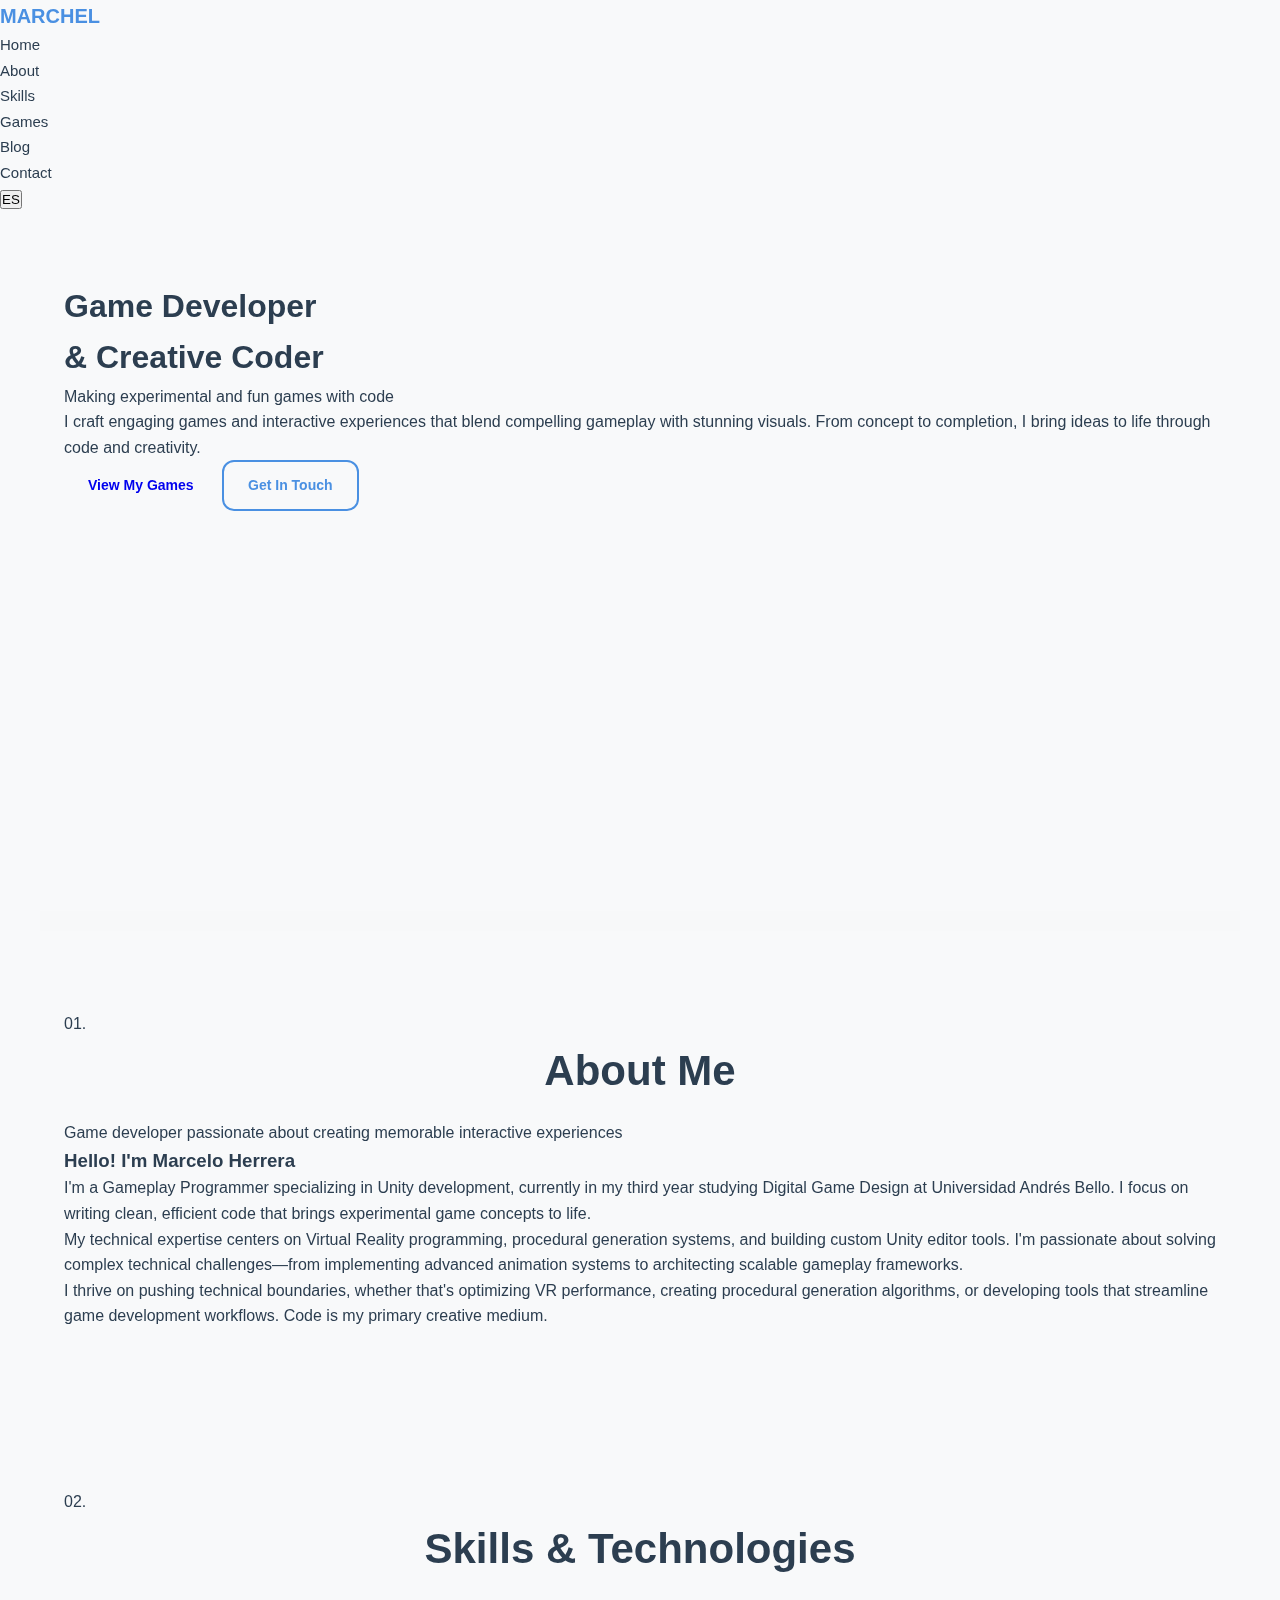
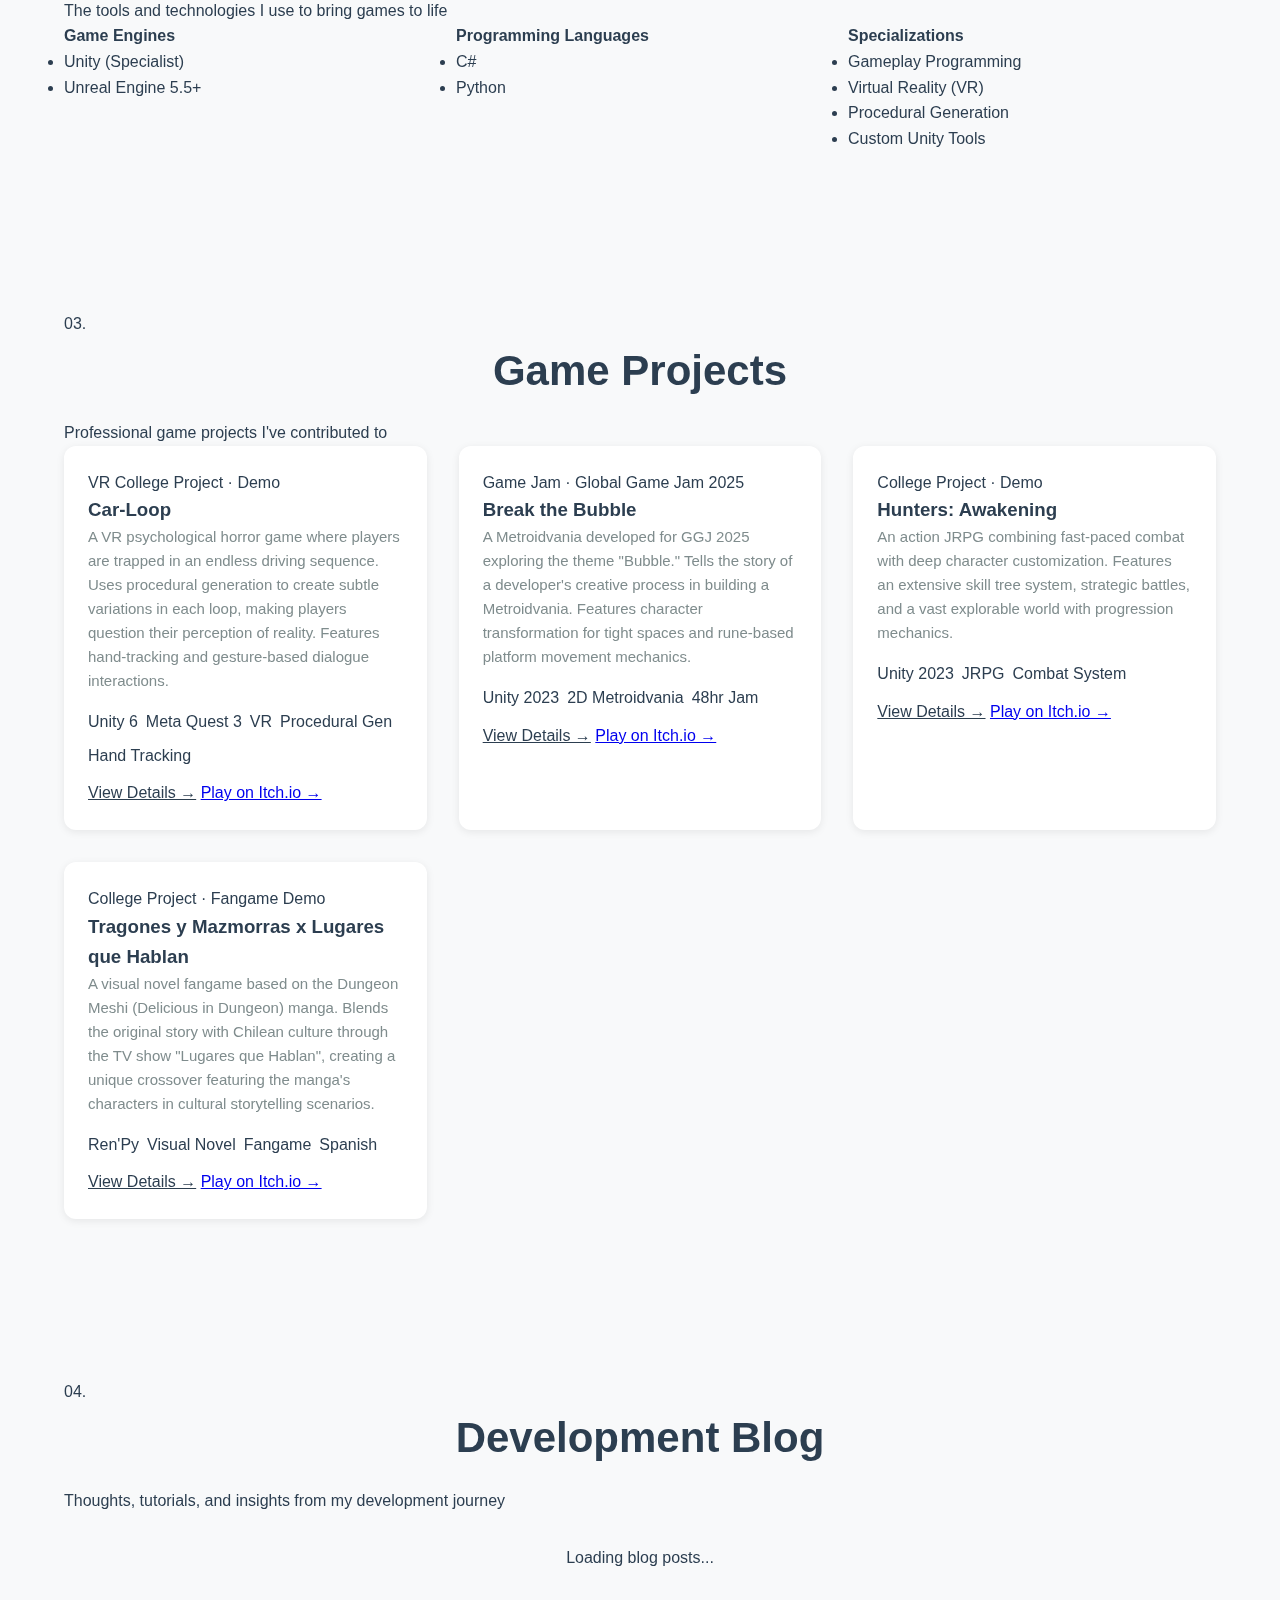
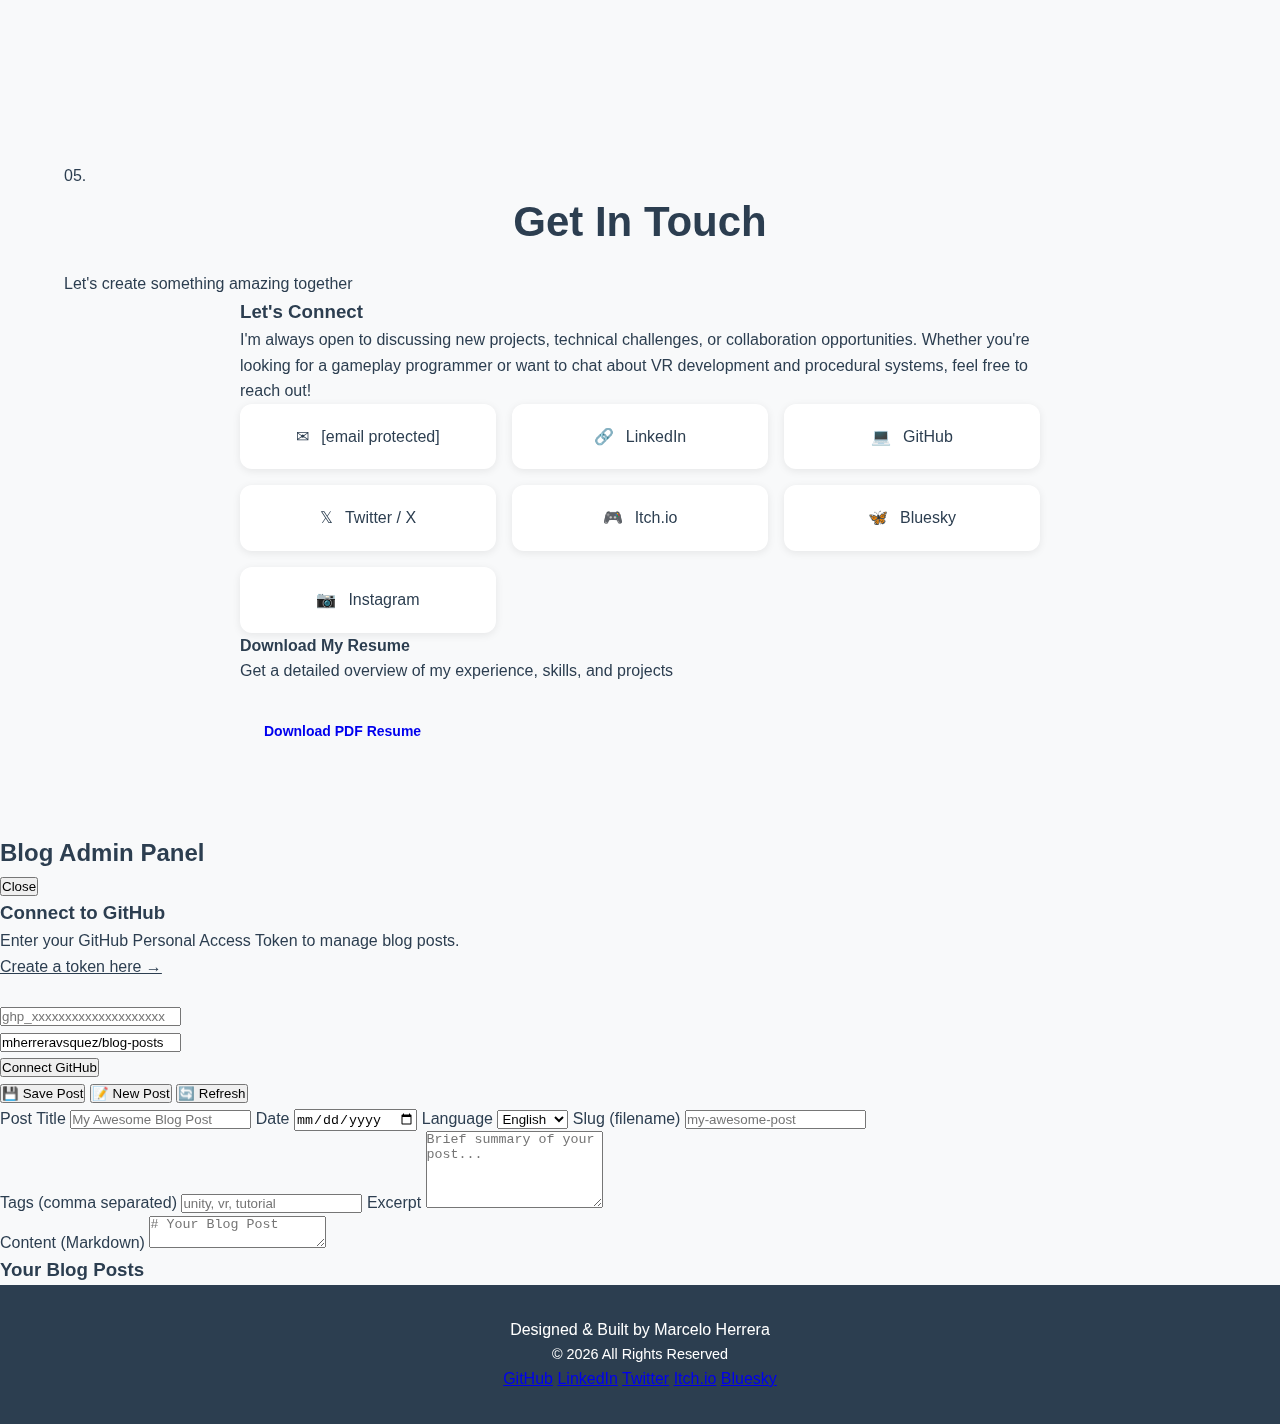
<file: index.html>
<!DOCTYPE html>
<html lang="en">
<head>
    <meta charset="UTF-8">
    <meta name="viewport" content="width=device-width, initial-scale=1.0">
    <title>Marcelo Herrera | Game Developer Portfolio</title>
    <link href="https://fonts.googleapis.com/css2?family=Syne:wght@400;600;700;800&family=Space+Mono:wght@400;700&display=swap" rel="stylesheet">
    <link rel="stylesheet" href="styles.css">
</head>
<body>
<!-- Navigation -->
<nav>
    <div class="container">
        <div class="logo">MARCHEL</div>
        <div class="nav-right">
            <ul>
                <li><a href="#home" data-en="Home" data-es="Inicio">Home</a></li>
                <li><a href="#about" data-en="About" data-es="Sobre mí">About</a></li>
                <li><a href="#skills" data-en="Skills" data-es="Habilidades">Skills</a></li>
                <li><a href="#games" data-en="Games" data-es="Juegos">Games</a></li>
                <li><a href="#blog" data-en="Blog" data-es="Blog">Blog</a></li>
                <li><a href="#contact" data-en="Contact" data-es="Contacto">Contact</a></li>
                <li style="display: none;"><a href="#admin" data-en="Admin" data-es="Admin" style="color: var(--accent-2);">Admin</a></li>
            </ul>
            <button class="language-toggle" onclick="toggleLanguage()">ES</button>
        </div>
    </div>
</nav>

<!-- Hero Section -->
<section id="home" class="hero">
    <div class="container">
        <div class="hero-content">
            <h1>
                Game Developer<br>
                <span class="accent-text">& Creative Coder</span>
            </h1>
            <p class="subtitle">Making experimental and fun games with code</p>
            <p>I craft engaging games and interactive experiences that blend compelling gameplay with stunning visuals. From concept to completion, I bring ideas to life through code and creativity.</p>
            <div class="cta-buttons">
                <a href="#games" class="btn">View My Games</a>
                <a href="#contact" class="btn btn-secondary">Get In Touch</a>
            </div>
        </div>
    </div>
</section>

<!-- About Section -->
<section id="about">
    <div class="container">
        <div class="section-header fade-in">
            <div class="section-number">01.</div>
            <h2 class="section-title">About Me</h2>
            <p class="section-description">Game developer passionate about creating memorable interactive experiences</p>
        </div>
        <div class="about-grid">
            <div class="about-image fade-in"></div>
            <div class="about-content fade-in">
                <h3>Hello! I'm Marcelo Herrera</h3>
                <p>I'm a Gameplay Programmer specializing in Unity development, currently in my third year studying Digital Game Design at Universidad Andrés Bello. I focus on writing clean, efficient code that brings experimental game concepts to life.</p>
                <p>My technical expertise centers on Virtual Reality programming, procedural generation systems, and building custom Unity editor tools. I'm passionate about solving complex technical challenges—from implementing advanced animation systems to architecting scalable gameplay frameworks.</p>
                <p>I thrive on pushing technical boundaries, whether that's optimizing VR performance, creating procedural generation algorithms, or developing tools that streamline game development workflows. Code is my primary creative medium.</p>
            </div>
        </div>
    </div>
</section>

<!-- Skills Section -->
<section id="skills">
    <div class="container">
        <div class="section-header fade-in">
            <div class="section-number">02.</div>
            <h2 class="section-title">Skills & Technologies</h2>
            <p class="section-description">The tools and technologies I use to bring games to life</p>
        </div>
        <div class="skills-grid">
            <div class="skill-card fade-in">
                <h4>Game Engines</h4>
                <ul>
                    <li>Unity (Specialist)</li>
                    <li>Unreal Engine 5.5+</li>
                </ul>
            </div>
            <div class="skill-card fade-in">
                <h4>Programming Languages</h4>
                <ul>
                    <li>C#</li>
                    <li>Python</li>
                </ul>
            </div>
            <div class="skill-card fade-in">
                <h4>Specializations</h4>
                <ul>
                    <li>Gameplay Programming</li>
                    <li>Virtual Reality (VR)</li>
                    <li>Procedural Generation</li>
                    <li>Custom Unity Tools</li>
                </ul>
            </div>
        </div>
    </div>
</section>

<!-- Game Projects Section -->
<section id="games">
    <div class="container">
        <div class="section-header fade-in">
            <div class="section-number">03.</div>
            <h2 class="section-title">Game Projects</h2>
            <p class="section-description">Professional game projects I've contributed to</p>
        </div>
        <div class="projects-grid" id="gamesGrid">
            <div class="project-card fade-in" data-project-id="car-loop" style="cursor: pointer;">
                <div class="project-image" style="background-image: url('https://i.imgur.com/diJAbfY.jpg'); background-size: cover; background-position: center;"></div>
                <div class="project-content">
                    <div class="project-type">VR College Project · Demo</div>
                    <h3>Car-Loop</h3>
                    <p class="project-description">A VR psychological horror game where players are trapped in an endless driving sequence. Uses procedural generation to create subtle variations in each loop, making players question their perception of reality. Features hand-tracking and gesture-based dialogue interactions.</p>
                    <div class="project-tags">
                        <span class="tag">Unity 6</span>
                        <span class="tag">Meta Quest 3</span>
                        <span class="tag">VR</span>
                        <span class="tag">Procedural Gen</span>
                        <span class="tag">Hand Tracking</span>
                    </div>
                    <div class="project-links">
                        <a href="#" class="project-link" style="color: var(--accent-2);" onclick="event.preventDefault(); openProjectModal('car-loop');">View Details →</a>
                        <a href="https://plants-path-co.itch.io/car-loop" class="project-link" target="_blank">Play on Itch.io →</a>
                    </div>
                </div>
            </div>

            <div class="project-card fade-in" data-project-id="break-the-bubble" style="cursor: pointer;">
                <div class="project-image" style="background-image: url('https://i.imgur.com/Oac1gLZ.jpg'); background-size: cover; background-position: center;"></div>
                <div class="project-content">
                    <div class="project-type">Game Jam · Global Game Jam 2025</div>
                    <h3>Break the Bubble</h3>
                    <p class="project-description">A Metroidvania developed for GGJ 2025 exploring the theme "Bubble." Tells the story of a developer's creative process in building a Metroidvania. Features character transformation for tight spaces and rune-based platform movement mechanics.</p>
                    <div class="project-tags">
                        <span class="tag">Unity 2023</span>
                        <span class="tag">2D Metroidvania</span>
                        <span class="tag">48hr Jam</span>
                    </div>
                    <div class="project-links">
                        <a href="#" class="project-link" style="color: var(--accent-2);" onclick="event.preventDefault(); openProjectModal('break-the-bubble');">View Details →</a>
                        <a href="https://plants-path-co.itch.io/romper-la-burbuja-ggj-2025" class="project-link" target="_blank">Play on Itch.io →</a>
                    </div>
                </div>
            </div>

            <div class="project-card fade-in" data-project-id="hunters-awakening" style="cursor: pointer;">
                <div class="project-image"></div>
                <div class="project-content">
                    <div class="project-type">College Project · Demo</div>
                    <h3>Hunters: Awakening</h3>
                    <p class="project-description">An action JRPG combining fast-paced combat with deep character customization. Features an extensive skill tree system, strategic battles, and a vast explorable world with progression mechanics.</p>
                    <div class="project-tags">
                        <span class="tag">Unity 2023</span>
                        <span class="tag">JRPG</span>
                        <span class="tag">Combat System</span>
                    </div>
                    <div class="project-links">
                        <a href="#" class="project-link" style="color: var(--accent-2);" onclick="event.preventDefault(); openProjectModal('hunters-awakening');">View Details →</a>
                        <a href="https://plants-path-co.itch.io/hunters-awakening" class="project-link" target="_blank">Play on Itch.io →</a>
                    </div>
                </div>
            </div>

            <div class="project-card fade-in" data-project-id="tragones-y-mazmorras" style="cursor: pointer;">
                <div class="project-image" style="background-image: url('https://i.imgur.com/lvCnT03.png'); background-size: cover; background-position: center;"></div>
                <div class="project-content">
                    <div class="project-type">College Project · Fangame Demo</div>
                    <h3>Tragones y Mazmorras x Lugares que Hablan</h3>
                    <p class="project-description">A visual novel fangame based on the Dungeon Meshi (Delicious in Dungeon) manga. Blends the original story with Chilean culture through the TV show "Lugares que Hablan", creating a unique crossover featuring the manga's characters in cultural storytelling scenarios.</p>
                    <div class="project-tags">
                        <span class="tag">Ren'Py</span>
                        <span class="tag">Visual Novel</span>
                        <span class="tag">Fangame</span>
                        <span class="tag">Spanish</span>
                    </div>
                    <div class="project-links">
                        <a href="#" class="project-link" style="color: var(--accent-2);" onclick="event.preventDefault(); openProjectModal('tragones-y-mazmorras');">View Details →</a>
                        <a href="https://mherreravsquez.itch.io/tragones-y-mazmorras-x-lugares-que-hablan" class="project-link" target="_blank">Play on Itch.io →</a>
                    </div>
                </div>
            </div>
        </div>
    </div>
</section>

<!-- Personal Projects Section -->
<!-- HIDDEN FOR NOW
<section id="projects">
    <div class="container">
        <div class="section-header fade-in">
            <div class="section-number">04.</div>
            <h2 class="section-title">Personal Projects</h2>
            <p class="section-description">Tools, experiments, and side projects beyond traditional games</p>
        </div>
        <div class="projects-grid">
            <div class="project-card fade-in">
                <div class="project-image"></div>
                <div class="project-content">
                    <div class="project-type">Tool Development</div>
                    <h3>Project Title 1</h3>
                    <p class="project-description">Description of your tool or non-game project. What problem does it solve? What technologies did you use?</p>
                    <div class="project-tags">
                        <span class="tag">Python</span>
                        <span class="tag">Tool</span>
                        <span class="tag">Open Source</span>
                    </div>
                    <div class="project-links">
                        <a href="#" class="project-link">GitHub →</a>
                        <a href="#" class="project-link">Documentation →</a>
                    </div>
                </div>
            </div>

            <div class="project-card fade-in">
                <div class="project-image"></div>
                <div class="project-content">
                    <div class="project-type">Creative Coding</div>
                    <h3>Project Title 2</h3>
                    <p class="project-description">Description of your creative or experimental project. What inspired it? What did you explore?</p>
                    <div class="project-tags">
                        <span class="tag">WebGL</span>
                        <span class="tag">Shaders</span>
                        <span class="tag">Interactive</span>
                    </div>
                    <div class="project-links">
                        <a href="#" class="project-link">View Live →</a>
                        <a href="#" class="project-link">Source Code →</a>
                    </div>
                </div>
            </div>
        </div>
    </div>
</section>
-->

<!-- Blog Section -->
<section id="blog">
    <div class="container">
        <div class="section-header fade-in">
            <div class="section-number">04.</div>
            <h2 class="section-title">Development Blog</h2>
            <p class="section-description">Thoughts, tutorials, and insights from my development journey</p>
        </div>
        <div class="blog-grid">
            <p style="color: var(--text-dim); padding: 2rem; text-align: center; grid-column: 1/-1;">Loading blog posts...</p>
        </div>
    </div>
</section>

<!-- Contact Section -->
<section id="contact">
    <div class="container">
        <div class="section-header fade-in">
            <div class="section-number">05.</div>
            <h2 class="section-title">Get In Touch</h2>
            <p class="section-description">Let's create something amazing together</p>
        </div>
        <div class="contact-content">
            <div class="contact-info fade-in">
                <h3>Let's Connect</h3>
                <p>I'm always open to discussing new projects, technical challenges, or collaboration opportunities. Whether you're looking for a gameplay programmer or want to chat about VR development and procedural systems, feel free to reach out!</p>
                <div class="contact-links">
                    <a href="/cdn-cgi/l/email-protection#127f3c7a776060776073646163677768527d67667e7d7d793c717d7f" class="contact-link">
                        <span class="contact-link-icon">✉</span>
                        <span><span class="__cf_email__" data-cfemail="8de0a3e5e8ffffe8ffecfbfefcf8e8f7cde2f8f9e1e2e2e6a3eee2e0">[email&#160;protected]</span></span>
                    </a>
                    <a href="https://www.linkedin.com/in/mherreravsquez" class="contact-link" target="_blank">
                        <span class="contact-link-icon">🔗</span>
                        <span>LinkedIn</span>
                    </a>
                    <a href="https://github.com/mherreravsquez" class="contact-link" target="_blank">
                        <span class="contact-link-icon">💻</span>
                        <span>GitHub</span>
                    </a>
                    <a href="https://x.com/mherreravsquez" class="contact-link" target="_blank">
                        <span class="contact-link-icon">𝕏</span>
                        <span>Twitter / X</span>
                    </a>
                    <a href="https://mherreravsquez.itch.io/" class="contact-link" target="_blank">
                        <span class="contact-link-icon">🎮</span>
                        <span>Itch.io</span>
                    </a>
                    <a href="https://bsky.app/profile/mherreravsquez.bsky.social" class="contact-link" target="_blank">
                        <span class="contact-link-icon">🦋</span>
                        <span>Bluesky</span>
                    </a>
                    <a href="https://www.instagram.com/mherreravsquez/" class="contact-link" target="_blank">
                        <span class="contact-link-icon">📷</span>
                        <span>Instagram</span>
                    </a>
                </div>
            </div>
            <div class="fade-in">
                <div class="resume-download">
                    <h4>Download My Resume</h4>
                    <p style="color: var(--text-dim); margin-bottom: 1.5rem;">Get a detailed overview of my experience, skills, and projects</p>
                    <a href="#" class="btn">Download PDF Resume</a>
                </div>
            </div>
        </div>
    </div>
</section>

<!-- Admin Panel -->
<div id="adminPanel" class="admin-panel">
    <div class="admin-header">
        <h2>Blog Admin Panel</h2>
        <button class="close-admin" onclick="closeAdmin()">Close</button>
    </div>
    <div class="admin-content">
        <!-- GitHub Authentication -->
        <div id="githubAuth" class="github-auth">
            <h3>Connect to GitHub</h3>
            <p style="color: var(--text-dim); margin-bottom: 1.5rem;">
                Enter your GitHub Personal Access Token to manage blog posts.<br>
                <a href="https://github.com/settings/tokens/new?scopes=repo&description=Portfolio%20Blog%20Editor" target="_blank" style="color: var(--accent-2);">
                    Create a token here →
                </a>
            </p>
            <input type="text" id="githubToken" placeholder="ghp_xxxxxxxxxxxxxxxxxxxx" />
            <br>
            <input type="text" id="githubRepo" placeholder="username/repository-name" value="mherreravsquez/blog-posts" />
            <br>
            <button onclick="authenticateGitHub()">Connect GitHub</button>
        </div>

        <!-- Authenticated Status -->
        <div id="authStatus" class="auth-status" style="display: none;">
            ✓ Connected to GitHub as <span id="githubUsername"></span>
        </div>

        <!-- Blog Editor -->
        <div id="blogEditor" class="blog-editor">
            <div class="editor-toolbar">
                <button class="primary" onclick="savePost()">💾 Save Post</button>
                <button onclick="newPost()">📝 New Post</button>
                <button onclick="refreshPosts()">🔄 Refresh</button>
            </div>

            <div class="editor-grid">
                <div class="editor-input">
                    <label>Post Title</label>
                    <input type="text" id="postTitle" placeholder="My Awesome Blog Post" />

                    <label>Date</label>
                    <input type="date" id="postDate" />

                    <label>Language</label>
                    <select id="postLanguage">
                        <option value="en">English</option>
                        <option value="es">Español</option>
                    </select>

                    <label>Slug (filename)</label>
                    <input type="text" id="postSlug" placeholder="my-awesome-post" />
                </div>

                <div class="editor-input">
                    <label>Tags (comma separated)</label>
                    <input type="text" id="postTags" placeholder="unity, vr, tutorial" />

                    <label>Excerpt</label>
                    <textarea id="postExcerpt" rows="5" placeholder="Brief summary of your post..."></textarea>
                </div>

                <div class="editor-textarea">
                    <label>Content (Markdown)</label>
                    <textarea id="postContent" placeholder="# Your Blog Post

Write your content here using Markdown...

## Subheading

**Bold text**, *italic text*, and [links](https://example.com)

```javascript
// Code blocks
console.log('Hello!');
```"></textarea>
                </div>
            </div>

            <!-- Existing Posts List -->
            <div class="blog-posts-list">
                <h3>Your Blog Posts</h3>
                <div id="postsList"></div>
            </div>
        </div>
    </div>
</div>

<!-- Footer -->
<footer>
    <div class="container">
        <p>Designed & Built by Marcelo Herrera</p>
        <p style="font-size: 0.9rem; color: var(--text-dim);">© 2026 All Rights Reserved</p>
        <div class="social-links">
            <a href="https://github.com/mherreravsquez" target="_blank">GitHub</a>
            <a href="https://www.linkedin.com/in/mherreravsquez" target="_blank">LinkedIn</a>
            <a href="https://x.com/mherreravsquez" target="_blank">Twitter</a>
            <a href="https://mherreravsquez.itch.io/" target="_blank">Itch.io</a>
            <a href="https://bsky.app/profile/mherreravsquez.bsky.social" target="_blank">Bluesky</a>
        </div>
    </div>
</footer>



<!-- Main JavaScript -->
<script src="main.js"></script>
<!-- Portfolio Admin (language toggle, blog, project modals) -->
<script src="portfolio-admin.js"></script>
</body>
</html>
</file>
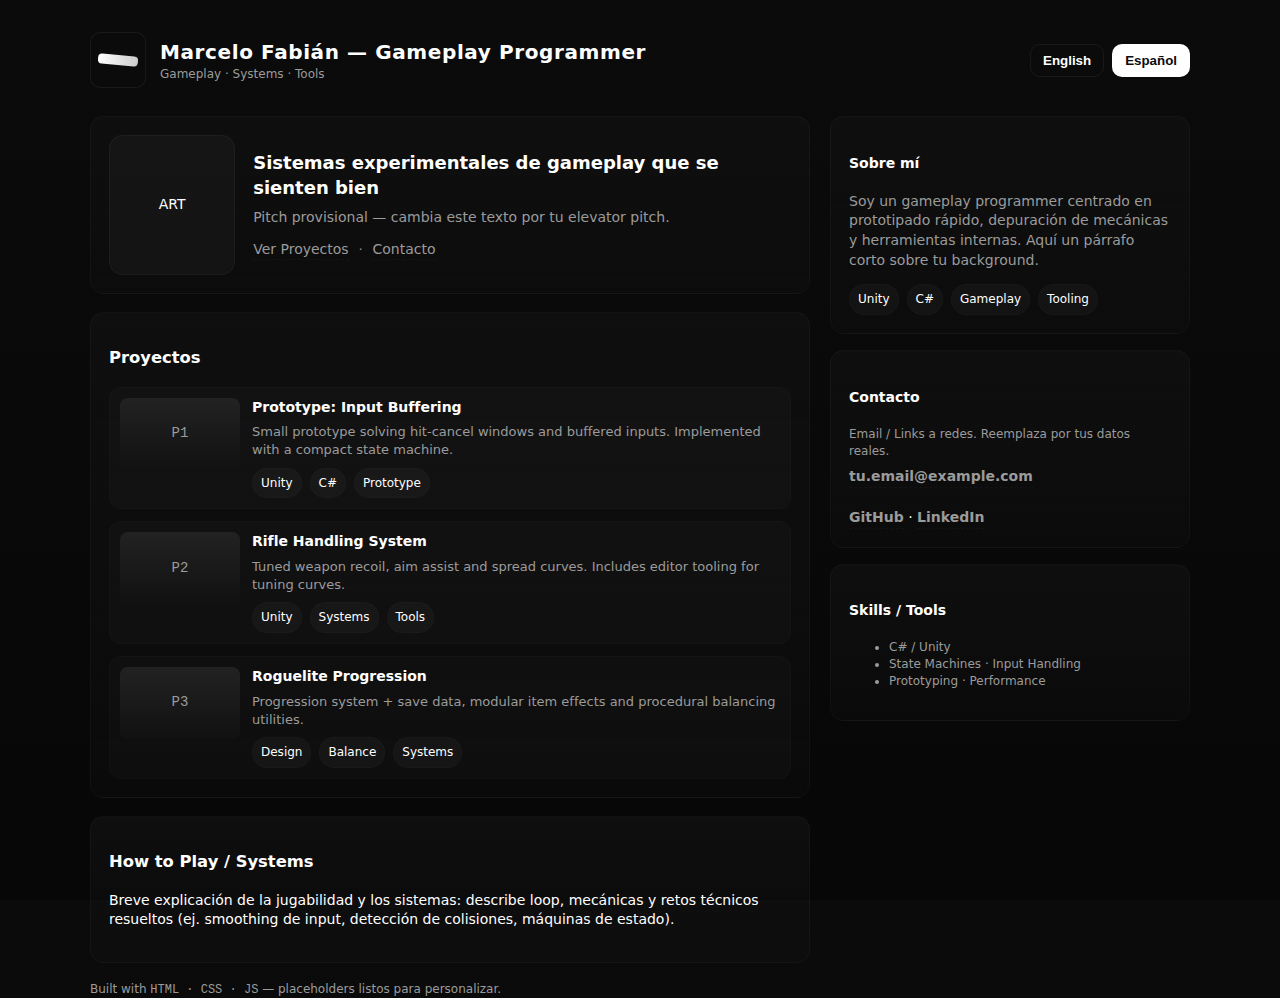
<file: portfolio_gameplay_programmer_index.html>
<!doctype html>
<html lang="es">
<head>
  <meta charset="utf-8">
  <meta name="viewport" content="width=device-width,initial-scale=1">
  <title>Marcelo Fabián — Gameplay Programmer (Portfolio)</title>
  <meta name="description" content="Portafolio de Gameplay Programmer — placeholders listos para reemplazar">
  <style>
    /* -------------------- Base / VARIABLES -------------------- */
    :root{
      --bg:#0b0b0b;        /* dark */
      --panel:#0f0f10;
      --muted:#9b9b9b;
      --accent:#ffffff;    /* bright accent (Nothing-style minimal) */
      --glass: rgba(255,255,255,0.03);
      --glass-2: rgba(255,255,255,0.02);
      --radius:14px;
      --mono: ui-monospace, SFMono-Regular, Menlo, Monaco, "Roboto Mono", "Segoe UI Mono", monospace;
      --ui: 14px/1.4 system-ui, -apple-system, 'Segoe UI', Roboto, 'Helvetica Neue', Arial;
    }
    *{box-sizing:border-box}
    html,body{height:100%}
    body{
      margin:0; font:var(--ui); color:var(--accent); background:linear-gradient(180deg,var(--bg) 0%, #070707 100%);
      -webkit-font-smoothing:antialiased; -moz-osx-font-smoothing:grayscale;
      padding:32px; display:flex; align-items:flex-start; justify-content:center;
      font-family: Inter, system-ui, -apple-system, 'Segoe UI', Roboto, 'Helvetica Neue', Arial;
    }

    /* Container */
    .wrap{width:100%; max-width:1100px;}

    /* Header */
    header{display:flex; align-items:center; justify-content:space-between; gap:12px; margin-bottom:28px}
    .brand{display:flex; align-items:center; gap:14px}
    .logo{width:56px; height:56px; background:linear-gradient(135deg,#fff0, #fff0); border-radius:10px; display:grid; place-items:center; border:1px solid rgba(255,255,255,0.06); padding:6px}
    .logo .mark{width:40px; height:10px; background:linear-gradient(90deg,#fff,#ccc); border-radius:4px; transform:rotate(5deg)}
    h1{margin:0; font-size:20px; letter-spacing:0.6px}
    .tag{font-size:12px; color:var(--muted)}

    /* Lang Buttons */
    .controls{display:flex; gap:8px; align-items:center}
    .lang{background:transparent; border:1px solid rgba(255,255,255,0.06); color:var(--accent); padding:8px 12px; border-radius:10px; cursor:pointer; font-weight:600}
    .lang.active{background:var(--accent); color:#0b0b0b}

    /* Grid */
    main{display:grid; grid-template-columns: 1fr 360px; gap:20px}
    @media (max-width:980px){main{grid-template-columns:1fr} .right{order:2}}

    section.card{background:linear-gradient(180deg,var(--panel), rgba(255,255,255,0.01)); border-radius:var(--radius); padding:18px; border:1px solid rgba(255,255,255,0.03);}

    /* Hero */
    .hero{display:flex; gap:18px; align-items:center}
    .hero .eye{width:140px; height:140px; border-radius:14px; background:var(--glass); display:grid; place-items:center; border:1px solid rgba(255,255,255,0.04);}
    .hero h2{margin:0; font-size:18px}
    .one-liner{color:var(--muted); margin-top:8px}

    /* Projects */
    .projects{display:grid; gap:12px; margin-top:12px}
    .project{display:flex; gap:12px; align-items:flex-start; padding:10px; border-radius:12px; background:var(--glass-2); border:1px solid rgba(255,255,255,0.02)}
    .thumb{width:120px; height:72px; flex:0 0 120px; border-radius:8px; background:linear-gradient(180deg,#222,#111); display:grid; place-items:center; color:var(--muted); font-family:var(--mono)}
    .proj-meta{flex:1}
    .proj-title{font-weight:700}
    .proj-desc{color:var(--muted); font-size:13px; margin-top:6px}
    .tags{margin-top:8px; display:flex; gap:8px; flex-wrap:wrap}
    .tag-pill{font-size:12px; padding:6px 8px; border-radius:999px; background:rgba(255,255,255,0.03); border:1px solid rgba(255,255,255,0.02)}

    /* Right column */
    .right{display:flex; flex-direction:column; gap:16px}
    .about p{color:var(--muted)}
    .contact a{display:inline-block; margin-top:8px; text-decoration:none; color:var(--accent); font-weight:600}

    /* Footer */
    footer{margin-top:18px; color:var(--muted); font-size:13px}

    /* subtle interactive micro-animations */
    .lang:hover{transform:translateY(-2px)}
    .project:hover{transform:translateY(-6px); transition:transform .22s ease}

    /* Utilities */
    .small{font-size:12px;color:var(--muted)}
    a.ghost{color:var(--muted); text-decoration:none; border-bottom:1px dashed rgba(255,255,255,0.03)}
  </style>
</head>
<body>
  <div class="wrap">
    <header>
      <div class="brand">
        <div class="logo" aria-hidden="true"><div class="mark"></div></div>
        <div>
          <h1 data-i18n="name">Marcelo Fabián — Gameplay Programmer</h1>
          <div class="tag" data-i18n="role">Gameplay · Systems · Tools</div>
        </div>
      </div>

      <div class="controls">
        <button class="lang" id="btn-en" data-lang="en">English</button>
        <button class="lang active" id="btn-es" data-lang="es">Español</button>
      </div>
    </header>

    <main>
      <div>
        <!-- HERO -->
        <section class="card hero">
          <div class="eye" aria-hidden="true">ART</div>
          <div>
            <h2 data-i18n="headline">Experimental gameplay systems that feel right</h2>
            <div class="one-liner" data-i18n="one_liner">Placeholder one-line summary — swap for your own elevator pitch.</div>
            <div style="margin-top:12px; display:flex; gap:10px; align-items:center">
              <a class="ghost" href="#projects" data-i18n="cta_projects">Ver Proyectos</a>
              <span class="small">·</span>
              <a class="ghost" href="#contact" data-i18n="cta_contact">Contacto</a>
            </div>
          </div>
        </section>

        <!-- PROJECTS -->
        <section id="projects" class="card" style="margin-top:18px">
          <h3 data-i18n="projects_title">Proyectos</h3>
          <div class="projects" id="projects-list">
            <!-- project cards generated by JS -->
          </div>
        </section>

        <!-- How to play / Systems -->
        <section class="card" style="margin-top:18px">
          <h3 data-i18n="howto_title">How to Play / Systems</h3>
          <p data-i18n="howto_text">Breve explicación de la jugabilidad y los sistemas: aquí puedes describir las mecánicas principales, el loop de juego y qué problemas técnicos resolviste (ej. input buffering, state machines, prediction).</p>
        </section>

        <footer>
          <div class="small">Built with <span style="font-family:var(--mono)">HTML · CSS · JS</span> — placeholders listos para personalizar.</div>
        </footer>
      </div>

      <aside class="right">
        <section class="card about">
          <h4 data-i18n="about_title">Sobre mí</h4>
          <p data-i18n="about_text">Soy un gameplay programmer con interés en mecánicas emergentes, prototipado rápido y sistemas robustos. Aquí va un párrafo corto sobre tu formación y lo que busques mostrar.</p>
          <div style="margin-top:12px; display:flex; gap:8px; flex-wrap:wrap">
            <div class="tag-pill">Unity</div>
            <div class="tag-pill">C#</div>
            <div class="tag-pill">Gameplay</div>
            <div class="tag-pill">Tooling</div>
          </div>
        </section>

        <section class="card contact" id="contact">
          <h4 data-i18n="contact_title">Contacto</h4>
          <div class="small" data-i18n="contact_text">Email / Links a redes. Reemplaza por tus datos reales.</div>
          <a class="ghost" href="mailto:tu.email@example.com" data-i18n="contact_email">tu.email@example.com</a>
          <div style="margin-top:12px">
            <a class="ghost" href="#" data-i18n="link_github">GitHub</a> · <a class="ghost" href="#" data-i18n="link_linkedin">LinkedIn</a>
          </div>
        </section>

        <section class="card">
          <h4 data-i18n="skills_title">Skills / Tools</h4>
          <ul class="small">
            <li>C# / Unity</li>
            <li>State Machines · Input Handling</li>
            <li>Prototyping · Performance</li>
          </ul>
        </section>
      </aside>
    </main>
  </div>

  <script>
    /* ----------------- TRANSLATIONS (modular) ----------------- */
    const I18N = {
      es: {
        name: "Marcelo Fabián — Gameplay Programmer",
        role: "Gameplay · Systems · Tools",
        headline: "Sistemas experimentales de gameplay que se sienten bien",
        one_liner: "Pitch provisional — cambia este texto por tu elevator pitch.",
        cta_projects: "Ver Proyectos",
        cta_contact: "Contacto",
        projects_title: "Proyectos",
        howto_title: "How to Play / Systems",
        howto_text: "Breve explicación de la jugabilidad y los sistemas: describe loop, mecánicas y retos técnicos resueltos (ej. smoothing de input, detección de colisiones, máquinas de estado).",
        about_title: "Sobre mí",
        about_text: "Soy un gameplay programmer centrado en prototipado rápido, depuración de mecánicas y herramientas internas. Aquí un párrafo corto sobre tu background.",
        contact_title: "Contacto",
        contact_text: "Email / Links a redes. Reemplaza por tus datos reales.",
        contact_email: "tu.email@example.com",
        link_github: "GitHub",
        link_linkedin: "LinkedIn",
        skills_title: "Skills / Tools"
      },
      en: {
        name: "Marcelo Fabián — Gameplay Programmer",
        role: "Gameplay · Systems · Tools",
        headline: "Experimental gameplay systems that feel right",
        one_liner: "Temporary one-line pitch — replace with your elevator pitch.",
        cta_projects: "See Projects",
        cta_contact: "Contact",
        projects_title: "Projects",
        howto_title: "How to Play / Systems",
        howto_text: "Short explanation of gameplay and systems: describe the player loop, core mechanics and technical challenges you solved (e.g. input buffering, collision handling, state machines).",
        about_title: "About",
        about_text: "I'm a gameplay programmer focused on fast prototyping, mechanics debugging and internal tools. Short paragraph about your background goes here.",
        contact_title: "Contact",
        contact_text: "Email / Links. Replace with your real contact data.",
        contact_email: "your.email@example.com",
        link_github: "GitHub",
        link_linkedin: "LinkedIn",
        skills_title: "Skills / Tools"
      }
    }

    // function to apply translations to elements with [data-i18n]
    function applyLang(lang){
      const dict = I18N[lang] || I18N.es;
      document.querySelectorAll('[data-i18n]').forEach(node=>{
        const key = node.getAttribute('data-i18n');
        if(dict[key]){
          node.textContent = dict[key];
        }
      });

      // update language buttons labels as requested
      document.getElementById('btn-en').textContent = lang === 'en' ? 'English' : 'English';
      document.getElementById('btn-es').textContent = lang === 'en' ? 'Spanish' : 'Español';

      // active state
      document.querySelectorAll('.lang').forEach(btn=>btn.classList.toggle('active', btn.dataset.lang === lang));
    }

    // attach events to lang buttons
    document.getElementById('btn-en').addEventListener('click', ()=>applyLang('en'));
    document.getElementById('btn-es').addEventListener('click', ()=>applyLang('es'));

    // init default language
    applyLang('es');

    /* ----------------- PROJECTS (modular data) ----------------- */
    const PROJECTS = [
      {id:'p1', title:'Prototype: Input Buffering', desc:'Small prototype solving hit-cancel windows and buffered inputs. Implemented with a compact state machine.', tags:['Unity','C#','Prototype']},
      {id:'p2', title:'Rifle Handling System', desc:'Tuned weapon recoil, aim assist and spread curves. Includes editor tooling for tuning curves.', tags:['Unity','Systems','Tools']},
      {id:'p3', title:'Roguelite Progression', desc:'Progression system + save data, modular item effects and procedural balancing utilities.', tags:['Design','Balance','Systems']}
    ];

    function renderProjects(){
      const container = document.getElementById('projects-list');
      container.innerHTML = '';
      PROJECTS.forEach(p=>{
        const el = document.createElement('div'); el.className = 'project';
        el.innerHTML = `
          <div class="thumb">${p.id.toUpperCase()}</div>
          <div class="proj-meta">
            <div class="proj-title">${p.title}</div>
            <div class="proj-desc">${p.desc}</div>
            <div class="tags">${p.tags.map(t=>`<div class="tag-pill">${t}</div>`).join('')}</div>
          </div>
        `;
        container.appendChild(el);
      });
    }
    renderProjects();

    /* ----------------- Helpful notes for editing ----------------- */
    // 1) Replace I18N text with your own translations.
    // 2) Replace PROJECTS array with your projects; add fields like `media` to include gif/video.
    // 3) Replace contact email in the HTML anchor and I18N objects.
    // 4) To test locally: open index.html in the browser or run `python -m http.server` in the folder.
  </script>
</body>
</html>
</file>
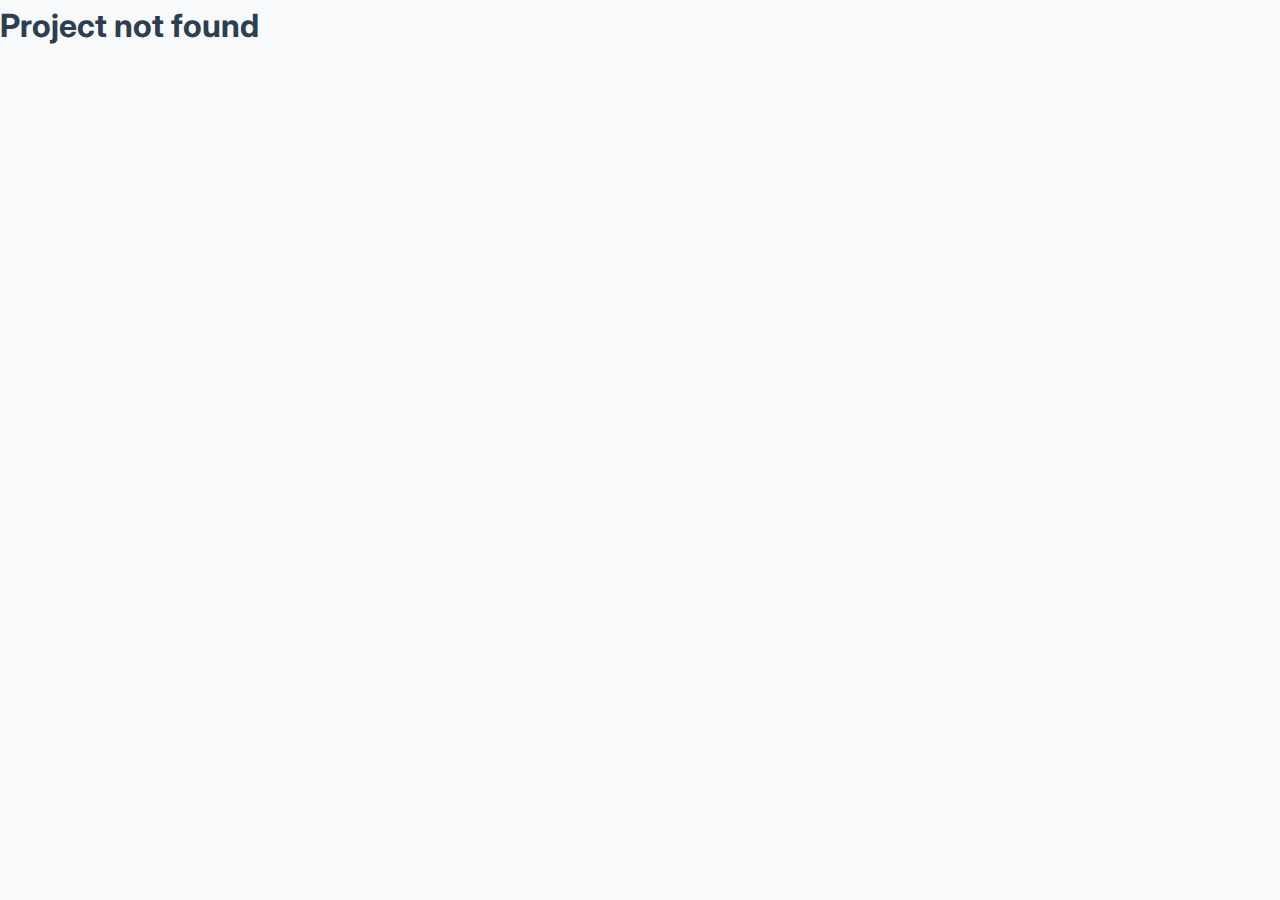
<file: project-details.html>
<!DOCTYPE html>
<html lang="en">
<head>
    <meta charset="UTF-8">
    <meta name="viewport" content="width=device-width, initial-scale=1.0">
    <title>Project Details - Marcelo Herrera</title>
    <link rel="preconnect" href="https://fonts.googleapis.com">
    <link rel="preconnect" href="https://fonts.gstatic.com" crossorigin>
    <link href="https://fonts.googleapis.com/css2?family=Inter:wght@400;500;600;700&display=swap" rel="stylesheet">
    <link rel="stylesheet" href="style.css">
    
    <!-- PROJECT DETAILS STYLES SECTION -->
    <style>
        .project-details-container {
            max-width: 1000px;
            margin: 0 auto;
            padding: 100px 24px 80px;
        }
        .project-details-title {
            font-size: 48px;
            text-align: center;
            margin-bottom: 16px;
            color: var(--text-primary);
        }
        .project-details-tags {
            display: flex;
            justify-content: center;
            flex-wrap: wrap;
            gap: 8px;
            margin-bottom: 32px;
        }
        .project-details-carousel {
            margin-bottom: 48px;
            border-radius: var(--radius);
            overflow: hidden;
            box-shadow: var(--shadow-lg);
            height: 500px;
        }
        .project-details-description {
            font-size: 18px;
            line-height: 1.8;
            margin-bottom: 48px;
            color: var(--text-secondary);
            text-align: justify;
            white-space: pre-line;
        }
        .project-details-grid {
            display: grid;
            grid-template-columns: 1fr 1fr;
            gap: 48px;
        }
        .back-button {
            display: inline-flex;
            align-items: center;
            gap: 8px;
            margin-bottom: 32px;
            color: var(--primary);
            text-decoration: none;
            font-weight: 600;
            transition: all var(--transition);
        }
        .back-button:hover {
            color: var(--secondary);
            transform: translateX(-4px);
        }
        .project-details-carousel .modal-carousel {
            height: 100%;
            max-height: none;
            margin-bottom: 0;
        }

        .project-details-carousel .modal-carousel-track {
            height: 100%;
        }

        .project-details-carousel .modal-carousel-image {
            width: 100%;
            height: 100%;
            object-fit: contain; 
            background: #f0f0f0;
        }
        
        .project-details-carousel .modal-carousel-btn {
            z-index: 60;
        }
        
        .project-details-carousel .modal-carousel-dots {
            z-index: 60;
        }

        @media (max-width: 768px) {
            .project-details-grid {
                grid-template-columns: 1fr;
            }
            .project-details-title {
                font-size: 36px;
            }

            .project-details-carousel {
                height: 350px;
            }
        }

        @media (max-width: 480px) {
            .project-details-carousel {
                height: 280px;
            }
        }
    </style>
</head>
<body>
    <!-- HEADER SECTION -->
    <header>
        <div class="header-content">
            <a href="index.html" class="logo" data-i18n="logo">Marcelo Herrera</a>
            <nav id="mainNav">
                <a href="index.html#about" data-i18n="nav_about">About Me</a>
                <a href="index.html#projects" data-i18n="nav_projects">Projects</a>
                <a href="index.html#gallery" data-i18n="nav_gallery">Gallery</a>
                <a href="index.html#skills" data-i18n="nav_skills">Skills</a>
                <a href="index.html#contact" data-i18n="nav_contact">Contact</a>
            </nav>
            <button class="lang-toggle" id="langToggle">ES</button>
            <button class="mobile-menu-btn" id="mobileMenuBtn">☰</button>
        </div>
    </header>

    <!-- MAIN CONTENT SECTION -->
    <main class="project-details-container">
        <!-- BACK NAVIGATION SECTION -->
        <a href="index.html#projects" class="back-button">← Back to Projects</a>
        
        <!-- PROJECT HEADER SECTION -->
        <h1 class="project-details-title" id="projectTitle"></h1>
        <div class="project-details-tags" id="projectTags"></div>
        
        <!-- PROJECT CAROUSEL SECTION -->
        <div class="project-details-carousel">
            <div class="modal-carousel">
                <div class="modal-carousel-track" id="modal-carousel-track"></div>
                <button class="modal-carousel-btn prev" id="carouselPrev">‹</button>
                <button class="modal-carousel-btn next" id="carouselNext">›</button>
                <div class="modal-carousel-dots" id="carouselDots"></div>
            </div>
        </div>

        <!-- PROJECT DESCRIPTION SECTION -->
        <div class="project-details-description" id="projectDescription"></div>

        <!-- PROJECT DETAILS GRID SECTION -->
        <div class="project-details-grid">
            <div class="project-info-section">
                <h3 data-i18n="objectives">Project Objectives</h3>
                <ul id="projectObjectives"></ul>
            </div>
            <div class="project-info-section">
                <h3 data-i18n="technical_difficulties">Technical Difficulties</h3>
                <ul id="projectTechnicalDifficulties"></ul>
            </div>
        </div>

        <!-- DOWNLOAD SECTION -->
        <div class="download-section" id="downloadSection" style="display: none; margin-top: 32px;">
            <a href="#" target="_blank" class="btn btn-download" id="demoLink" data-i18n="btn_download_demo">Download Demo</a>
        </div>
    </main>

    <!-- FOOTER SECTION -->
    <footer>
        <p data-i18n="footer_text">&copy; 2025 Marcelo Herrera. All rights reserved.</p>
    </footer>

    <script src="project-details.js"></script>
</body>
</html>
</file>
<file: styles.css>
/* CSS Reset & Base */
        * {
            margin: 0;
            padding: 0;
            box-sizing: border-box;
        }

        :root {
            --primary: #4A90E2;
            --secondary: #6C5CE7;
            --accent: #74B9FF;
            --background: #f8f9fa;
            --card-bg: #ffffff;
            --text-primary: #2C3E50;
            --text-secondary: #7F8C8D;
            --hover: #A29BFE;
            --success: #00D9A3;
            --pink: #ff6b85;
            --shadow: 0 2px 8px rgba(0,0,0,0.08);
            --shadow-lg: 0 4px 16px rgba(0,0,0,0.12);
            --radius: 12px;
            --transition: 300ms ease;
        }

        body {
            font-family: 'Inter', sans-serif;
            background: var(--background);
            color: var(--text-primary);
            line-height: 1.6;
            overflow-x: hidden;
        }

        /* Header */
        header {
            position: fixed;
            top: 0;
            left: 0;
            right: 0;
            height: 70px;
            background: rgba(255, 255, 255, 0.95);
            backdrop-filter: blur(10px);
            box-shadow: var(--shadow);
            z-index: 1000;
            display: flex;
            align-items: center;
            justify-content: center;
        }

        .header-content {
            max-width: 1200px;
            width: 100%;
            padding: 0 24px;
            display: flex;
            align-items: center;
            justify-content: space-between;
        }

        .logo {
            font-size: 20px;
            font-weight: 700;
            color: var(--primary);
            text-decoration: none;
        }

        nav {
            display: flex;
            gap: 32px;
            align-items: center;
        }

        nav a {
            color: var(--text-primary);
            text-decoration: none;
            font-weight: 500;
            font-size: 15px;
            transition: color var(--transition);
            position: relative;
        }

        nav a:hover {
            color: var(--primary);
        }

        nav a.active::after {
            content: '';
            position: absolute;
            bottom: -4px;
            left: 0;
            right: 0;
            height: 2px;
            background: var(--primary);
        }

        .lang-toggle {
            padding: 8px 16px;
            border: 2px solid #fde24f;
            border-radius: var(--radius);
            background: transparent;
            color: #2c3e50;
            font-weight: 600;
            cursor: pointer;
            transition: all var(--transition);
            font-size: 14px;
            min-width: 56px;
            text-align: center;
        }

        .lang-toggle:hover {
            background: #fde24f;
            color: var(--text-primary);
        }

        .mobile-menu-btn {
            display: none;
            background: none;
            border: none;
            font-size: 24px;
            color: var(--text-primary);
            cursor: pointer;
        }

        /* Hero Section */
        .hero {
            position: relative;
            min-height: 80vh;
            overflow: hidden;
            padding-top: 70px;
            background: var(--background);
        }

        .hero-carousel {
            width: 100%;
            height: 720px;
            max-height: 80vh;
            position: relative;
            overflow: hidden;
            display: block;
        }

        .hero-carousel-track {
            display: flex;
            height: 100%;
            width: 100%;
            transition: transform 0.6s cubic-bezier(.4,0,.2,1);
        }

        .hero-carousel-slide {
            min-width: 100%;
            height: 100%;
            position: relative;
        }

        .hero-carousel-image {
            width: 100%;
            height: 100%;
            object-fit: contain;
            display: block;
            filter: contrast(0.9) saturate(0.9) brightness(0.8);
        }

        .hero::after {
            content: '';
            position: absolute;
            inset: 0;
            pointer-events: none;
            background-image: linear-gradient(rgba(0,0,0,0) 96%, rgba(0,0,0,0.02) 100%);
            mix-blend-mode: overlay;
        }

        .hero-title-bottom-left {
            position: absolute;
            left: 48px;
            bottom: 48px;
            color: white;
            z-index: 40;
            text-shadow: 0 2px 10px rgba(0,0,0,0.5);
            max-width: 600px;
        }

        .hero-title-bottom-left h1 {
            font-size: 72px;
            line-height: 0.9;
            font-weight: 800;
            margin-bottom: 12px;
            letter-spacing: -1px;
        }

        .hero-title-bottom-left p {
            font-size: 24px;
            font-weight: 600;
            opacity: 0.95;
        }

        .hero-carousel-dots {
            position: absolute;
            left: 50%;
            transform: translateX(-50%);
            bottom: 28px;
            display: flex;
            gap: 12px;
            z-index: 45;
        }

        .hero-carousel-dot {
            width: 12px;
            height: 12px;
            border-radius: 50%;
            background: rgba(255,255,255,0.6);
            border: 2px solid rgba(255,255,255,0.8);
            cursor: pointer;
            transition: all var(--transition);
        }

        .hero-carousel-dot.active {
            width: 36px;
            border-radius: 6px;
            background: white;
        }

        .hero-carousel-btn {
            position: absolute;
            top: 50%;
            transform: translateY(-50%);
            background: rgba(254, 84, 111, 0.95);
            border: none;
            width: 44px;
            height: 44px;
            border-radius: 50%;
            cursor: pointer;
            font-size: 24px;
            font-weight: bold;
            display: flex;
            align-items: center;
            justify-content: center;
            transition: all var(--transition);
            z-index: 50;
            color: white;
            box-shadow: 0 4px 12px rgba(254, 84, 111, 0.4);
            line-height: 1;
        }

        .hero-carousel-btn.prev {
            left: 20px;
        }

        .hero-carousel-btn.next {
            right: 20px;
        }

        .hero-carousel-btn:hover {
            background: rgb(254, 84, 111);
            transform: translateY(-50%) scale(1.15);
            box-shadow: 0 6px 16px rgba(254, 84, 111, 0.6);
        }

        @media (max-width: 1100px) {
            .hero-carousel {
                height: 620px;
            }
            .hero-title-bottom-left {
                left: 28px;
                bottom: 28px;
                max-width: 420px;
            }
            .hero-title-bottom-left h1 {
                font-size: 48px;
            }
            .hero-title-bottom-left p {
                font-size: 20px;
            }
        }

        @media (max-width: 768px) {
            .hero-carousel {
                height: 56vh;
            }
            .hero-title-bottom-left {
                left: 18px;
                bottom: 18px;
                max-width: none;
            }
            .hero-title-bottom-left h1 {
                font-size: 32px;
            }
            .hero-title-bottom-left p {
                font-size: 16px;
            }
            .hero-carousel-btn {
                display: none;
            }
        }

        /* Section Styles */
        section {
            padding: 80px 24px;
            max-width: 1200px;
            margin: 0 auto;
            background: var(--background);
        }

        section.alt-bg {
            background: var(--card-bg);
            margin: 0;
            max-width: 100%;
            padding: 80px 24px;
        }

        .section-title {
            font-size: 42px;
            font-weight: 700;
            text-align: center;
            margin-bottom: 16px;
            color: var(--text-primary);
        }

        .section-subtitle {
            text-align: center;
            font-size: 18px;
            color: var(--text-secondary);
            margin-bottom: 48px;
        }

        /* Filter Buttons */
        .filter-buttons {
            display: flex;
            justify-content: center;
            flex-wrap: wrap;
            gap: 12px;
            margin-bottom: 40px;
        }

        .filter-btn {
            padding: 10px 20px;
            background: var(--card-bg);
            border: 2px solid var(--primary);
            border-radius: var(--radius);
            color: var(--primary);
            font-weight: 600;
            cursor: pointer;
            transition: all var(--transition);
            font-size: 14px;
        }

        .filter-btn:hover {
            background: var(--primary);
            color: white;
            transform: translateY(-2px);
        }

        .filter-btn.active {
            background: var(--primary);
            color: white;
        }

        /* Projects Grid */
        .projects-grid {
            display: grid;
            grid-template-columns: repeat(auto-fit, minmax(320px, 1fr));
            gap: 32px;
        }

        .project-card {
            background: var(--card-bg);
            border-radius: var(--radius);
            box-shadow: var(--shadow);
            overflow: hidden;
            transition: all var(--transition);
            cursor: pointer;
        }

        .project-card:hover {
            transform: translateY(-8px);
            box-shadow: var(--shadow-lg);
        }

        .project-carousel {
            position: relative;
            width: 100%;
            height: 250px;
            overflow: hidden;
            background: #f0f0f0;
        }

        .carousel-track {
            display: flex;
            transition: transform var(--transition);
            height: 100%;
        }

        .carousel-image {
            min-width: 100%;
            height: 100%;
            object-fit: contain;
            background: #f0f0f0;
        }

        .carousel-btn {
            position: absolute;
            top: 50%;
            transform: translateY(-50%);
            background: rgba(254, 84, 111, 0.95);
            border: none;
            width: 44px;
            height: 44px;
            border-radius: 50%;
            cursor: pointer;
            font-size: 24px;
            font-weight: bold;
            display: flex;
            align-items: center;
            justify-content: center;
            transition: all var(--transition);
            z-index: 50;
            color: white;
            box-shadow: 0 4px 12px rgba(254, 84, 111, 0.4);
            line-height: 1;
        }

        .carousel-btn:hover {
            background: rgb(254, 84, 111);
            transform: translateY(-50%) scale(1.15);
            box-shadow: 0 6px 16px rgba(254, 84, 111, 0.6);
        }

        .carousel-btn.prev {
            left: 8px;
        }

        .carousel-btn.next {
            right: 8px;
        }

        .carousel-dots {
            position: absolute;
            bottom: 12px;
            left: 50%;
            transform: translateX(-50%);
            display: flex;
            gap: 8px;
        }

        .carousel-dot {
            width: 8px;
            height: 8px;
            border-radius: 50%;
            background: rgba(255, 255, 255, 0.6);
            cursor: pointer;
            transition: all var(--transition);
        }

        .carousel-dot.active {
            background: white;
            width: 24px;
            border-radius: 4px;
        }

        .project-content {
            padding: 24px;
        }

        .project-header {
            margin-bottom: 12px;
        }

        .project-title {
            font-size: 22px;
            font-weight: 700;
            color: var(--text-primary);
        }
        
        .project-tags {
            display: flex;
            flex-wrap: wrap;
            gap: 8px;
            margin-bottom: 12px;
        }

        .project-tag {
            padding: 6px 12px;
            background: var(--accent);
            color: white;
            border-radius: 20px;
            font-size: 12px;
            font-weight: 500;
        }

        .project-description {
            font-size: 15px;
            color: var(--text-secondary);
            line-height: 1.6;
            margin-bottom: 16px;
        }

        /* Gallery Filter Buttons */
        .gallery-filter-buttons {
            display: flex;
            justify-content: center;
            flex-wrap: wrap;
            gap: 12px;
            margin-bottom: 40px;
        }

        .gallery-filter-btn {
            padding: 10px 20px;
            background: var(--card-bg);
            border: 2px solid var(--secondary);
            border-radius: var(--radius);
            color: var(--secondary);
            font-weight: 600;
            cursor: pointer;
            transition: all var(--transition);
            font-size: 14px;
        }

        .gallery-filter-btn:hover {
            background: var(--secondary);
            color: white;
            transform: translateY(-2px);
        }

        .gallery-filter-btn.active {
            background: var(--secondary);
            color: white;
        }

        /* project buttons */
        .btn {
            padding: 12px 24px;
            border-radius: var(--radius);
            font-weight: 600;
            font-size: 14px;
            cursor: pointer;
            transition: all var(--transition);
            text-decoration: none;
            display: inline-block;
            border: none;
        }

        .btn-secondary {
            background: transparent;
            color: var(--primary);
            border: 2px solid var(--primary);
        }

        .btn-secondary:hover {
            background: var(--primary);
            color: white;
        }

        .btn-download {
            background: var(--success);
            color: white;
            border: 2px solid var(--success);
        }

        .btn-download:hover {
            background: transparent;
            color: var(--success);
        }

        /* Modal */
        .modal {
            display: none;
            position: fixed;
            top: 0;
            left: 0;
            right: 0;
            bottom: 0;
            background: rgba(0, 0, 0, 0.7);
            z-index: 2000;
            align-items: center;
            justify-content: center;
            padding: 24px;
            animation: fadeIn 0.3s ease;
        }

        .modal.active {
            display: flex;
        }

        @keyframes fadeIn {
            from { opacity: 0; }
            to { opacity: 1; }
        }

        .modal-content {
            background: white;
            border-radius: var(--radius);
            max-width: 1000px;
            width: 100%;
            max-height: 90vh;
            overflow-y: auto;
            position: relative;
            animation: slideUp 0.3s ease;
        }

        @keyframes slideUp {
            from { transform: translateY(30px); opacity: 0; }
            to { transform: translateY(0); opacity: 1; }
        }

        .modal-close {
            position: absolute;
            top: 16px;
            right: 16px;
            background: white;
            border: none;
            width: 40px;
            height: 40px;
            border-radius: 50%;
            cursor: pointer;
            font-size: 24px;
            display: flex;
            align-items: center;
            justify-content: center;
            box-shadow: var(--shadow);
            z-index: 10;
            transition: all var(--transition);
        }

        .modal-close:hover {
            transform: rotate(90deg);
            background: var(--primary);
            color: white;
        }

        .modal-body {
            padding: 48px;
        }

        /* PDF Modal */
        .pdf-modal-content {
            max-width: 90%;
            width: 100%;
            max-height: 90vh;
            overflow-y: auto;
            position: relative;
            animation: slideUp 0.3s ease;
            background: white;
            border-radius: var(--radius);
        }

        .pdf-modal-body {
            padding: 0;
            height: 100%;
        }

        .pdf-viewer {
            width: 100%;
            height: 100%;
            border: none;
            min-height: 600px;
            border-radius: var(--radius);
        }

        /* Project Modal Layout */
        .project-modal-layout {
            display: grid;
            grid-template-columns: 3fr 2fr;
            gap: 48px;
            align-items: stretch;
        }

        .project-modal-left {
            display: flex;
            flex-direction: column;
            gap: 32px;
        }

        .project-modal-right {
            display: flex;
            flex-direction: column;
            gap: 24px;
        }

        .modal-carousel {
            height: auto;
            max-height: 400px;
            margin-bottom: 0;
            position: relative;
            overflow: hidden;
            border-radius: var(--radius);
            background: #f0f0f0;
        }

        .modal-carousel-track {
            display: flex;
            transition: transform var(--transition);
            height: 100%;
        }

        .modal-carousel-image {
            min-width: 100%;
            height: 100%;
            object-fit: contain;
            background: #f0f0f0;
        }

        .modal-carousel-btn {
            position: absolute;
            top: 50%;
            transform: translateY(-50%);
            background: rgba(254, 84, 111, 0.95);
            border: none;
            width: 44px;
            height: 44px;
            border-radius: 50%;
            cursor: pointer;
            font-size: 24px;
            font-weight: bold;
            display: flex;
            align-items: center;
            justify-content: center;
            transition: all var(--transition);
            z-index: 50;
            color: white;
            box-shadow: 0 4px 12px rgba(254, 84, 111, 0.4);
            line-height: 1;
        }

        .modal-carousel-btn:hover {
            background: rgb(254, 84, 111);
            transform: translateY(-50%) scale(1.15);
            box-shadow: 0 6px 16px rgba(254, 84, 111, 0.6);
        }

        .modal-carousel-btn.prev {
            left: 8px;
        }

        .modal-carousel-btn.next {
            right: 8px;
        }

        .modal-carousel-dots {
            position: absolute;
            bottom: 12px;
            left: 50%;
            transform: translateX(-50%);
            display: flex;
            gap: 8px;
        }

        .modal-carousel-dot {
            width: 8px;
            height: 8px;
            border-radius: 50%;
            background: rgba(255, 255, 255, 0.6);
            cursor: pointer;
            transition: all var(--transition);
        }

        .modal-carousel-dot.active {
            background: white;
            width: 24px;
            border-radius: 4px;
        }

        .project-description-section {
            margin-top: 0;
        }

        .project-description-section h3 {
            font-size: 20px;
            margin-bottom: 16px;
            color: var(--primary);
        }

        .project-description-section p {
            font-size: 16px;
            line-height: 1.8;
            color: var(--text-secondary);
        }

        .project-info-section {
            background: var(--background);
            padding: 24px;
            border-radius: var(--radius);
            border-left: 4px solid var(--primary);
        }

        .project-info-section h3 {
            font-size: 20px;
            margin-bottom: 16px;
            color: var(--primary);
        }

        .project-info-section ul {
            list-style-type: none;
            padding-left: 0;
        }

        .project-info-section li {
            position: relative;
            padding-left: 24px;
            margin-bottom: 12px;
            line-height: 1.6;
            color: var(--text-secondary);
        }

        .project-info-section li:before {
            content: "•";
            color: var(--primary);
            font-weight: bold;
            position: absolute;
            left: 8px;
        }

        .project-tags-section {
            background: var(--background);
            padding: 20px;
            border-radius: var(--radius);
            border-left: 4px solid var(--success);
        }

        .project-tags-section h3 {
            font-size: 20px;
            margin-bottom: 12px;
            color: var(--success);
        }

        .project-tags-list {
            display: flex;
            flex-wrap: wrap;
            gap: 8px;
        }

        .project-tag-modal {
            padding: 6px 12px;
            background: var(--accent);
            color: white;
            border-radius: 20px;
            font-size: 12px;
            font-weight: 500;
        }

        .download-section {
            text-align: center;
            padding: 20px;
            background: var(--background);
            border-radius: var(--radius);
            border: 2px dashed var(--success);
        }

        /* Gallery Modal Layout */
        .gallery-modal-layout {
            display: flex;
            flex-direction: column;
            gap: 32px;
        }

        .gallery-modal-header {
            text-align: center;
            margin-bottom: 16px;
        }

        .gallery-modal-header h2 {
            font-size: 32px;
            margin-bottom: 8px;
            color: var(--text-primary);
        }

        .gallery-modal-header p {
            color: var(--secondary);
            font-weight: 600;
            font-size: 16px;
        }

        .gallery-modal-carousel {
            position: relative;
            width: 100%;
            height: 400px;
            overflow: hidden;
            border-radius: var(--radius);
            background: #f0f0f0;
            margin-bottom: 0;
        }

        .gallery-modal-content {
            display: grid;
            grid-template-columns: 2fr 1fr;
            gap: 32px;
        }

        .gallery-modal-description {
            background: var(--background);
            padding: 24px;
            border-radius: var(--radius);
            border-left: 4px solid var(--secondary);
        }

        .gallery-modal-description h3 {
            font-size: 20px;
            margin-bottom: 16px;
            color: var(--secondary);
        }

        .gallery-modal-description p {
            font-size: 16px;
            line-height: 1.8;
            color: var(--text-secondary);
        }

        .gallery-modal-details {
            display: flex;
            flex-direction: column;
            gap: 24px;
        }

        .gallery-modal-tools {
            background: var(--background);
            padding: 20px;
            border-radius: var(--radius);
            border-left: 4px solid var(--accent);
        }

        .gallery-modal-tools h3 {
            font-size: 18px;
            margin-bottom: 12px;
            color: var(--accent);
        }

        .gallery-modal-tools-list {
            display: flex;
            flex-wrap: wrap;
            gap: 8px;
        }

        .gallery-modal-tool {
            padding: 6px 12px;
            background: var(--accent);
            color: white;
            border-radius: 20px;
            font-size: 12px;
            font-weight: 500;
        }

        .gallery-modal-objectives {
            background: var(--background);
            padding: 20px;
            border-radius: var(--radius);
            border-left: 4px solid var(--success);
        }

        .gallery-modal-objectives h3 {
            font-size: 18px;
            margin-bottom: 12px;
            color: var(--success);
        }

        .gallery-modal-objectives ul {
            list-style-type: none;
            padding-left: 0;
        }

        .gallery-modal-objectives li {
            position: relative;
            padding-left: 24px;
            margin-bottom: 10px;
            line-height: 1.5;
            color: var(--text-secondary);
            font-size: 14px;
        }

        .gallery-modal-objectives li:before {
            content: "•";
            color: var(--success);
            font-weight: bold;
            position: absolute;
            left: 8px;
        }

        @media (max-width: 768px) {
            .project-modal-layout,
            .gallery-modal-content {
                grid-template-columns: 1fr;
                gap: 32px;
            }
            
            .modal-body {
                padding: 24px;
            }

            .gallery-modal-carousel {
                height: 300px;
            }

            .filter-buttons,
            .gallery-filter-buttons {
                gap: 8px;
            }

            .filter-btn,
            .gallery-filter-btn {
                padding: 8px 16px;
                font-size: 13px;
            }

            .pdf-modal-content {
                max-width: 95%;
            }
        }

        /* Gallery Grid */
        .gallery-grid {
            display: grid;
            grid-template-columns: repeat(auto-fit, minmax(300px, 1fr));
            gap: 24px;
        }

        .gallery-item {
            position: relative;
            border-radius: var(--radius);
            overflow: hidden;
            cursor: pointer;
            aspect-ratio: 4/3;
            box-shadow: var(--shadow);
            background: #f0f0f0;
        }

        .gallery-image {
            width: 100%;
            height: 100%;
            object-fit: contain;
            transition: transform var(--transition);
            background: #f0f0f0;
        }

        .gallery-item:hover .gallery-image {
            transform: scale(1.05);
        }

        .gallery-overlay {
            position: absolute;
            top: 0;
            left: 0;
            right: 0;
            bottom: 0;
            background: rgba(74, 144, 226, 0.9);
            display: flex;
            flex-direction: column;
            align-items: center;
            justify-content: center;
            opacity: 0;
            transition: opacity var(--transition);
            padding: 24px;
            text-align: center;
        }

        .gallery-item:hover .gallery-overlay {
            opacity: 1;
        }

        .gallery-overlay h3 {
            color: white;
            font-size: 22px;
            margin-bottom: 8px;
        }

        .gallery-overlay p {
            color: rgba(255, 255, 255, 0.9);
            font-size: 14px;
        }

        /* Skills Grid */
        .skills-grid {
            display: grid;
            grid-template-columns: repeat(auto-fit, minmax(280px, 1fr));
            gap: 24px;
        }

        .skill-category {
            background: var(--card-bg);
            padding: 32px;
            border-radius: var(--radius);
            box-shadow: var(--shadow);
        }

        .skill-category h3 {
            font-size: 20px;
            margin-bottom: 20px;
            color: var(--primary);
        }

        .skill-list {
            display: flex;
            flex-wrap: wrap;
            gap: 10px;
        }

        .skill-badge {
            padding: 8px 16px;
            background: var(--accent);
            color: white;
            border-radius: 20px;
            font-size: 14px;
            font-weight: 500;
        }

        /* Achievements */
        .achievement-card {
            background: var(--card-bg);
            padding: 40px;
            border-radius: var(--radius);
            box-shadow: var(--shadow);
            text-align: center;
            max-width: 500px;
            margin: 0 auto;
            cursor: pointer;
            transition: all var(--transition);
        }

        .achievement-card:hover {
            transform: translateY(-8px);
            box-shadow: var(--shadow-lg);
        }

        .achievement-icon {
            font-size: 64px;
            margin-bottom: 24px;
        }

        .achievement-card h3 {
            font-size: 24px;
            margin-bottom: 12px;
            color: var(--primary);
        }

        /* Contact Section */
        .contact-section {
            background: var(--background);
            padding: 80px 24px;
        }

        .contact-content {
            max-width: 800px;
            margin: 0 auto;
        }

        .contact-links {
            display: grid;
            grid-template-columns: repeat(auto-fit, minmax(200px, 1fr));
            gap: 16px;
        }

        .contact-link {
            background: var(--card-bg);
            padding: 20px;
            border-radius: var(--radius);
            text-align: center;
            text-decoration: none;
            color: var(--text-primary);
            box-shadow: var(--shadow);
            transition: all var(--transition);
            display: flex;
            align-items: center;
            justify-content: center;
            gap: 12px;
        }

        .contact-link:hover {
            transform: translateY(-4px);
            box-shadow: var(--shadow-lg);
            background: var(--primary);
            color: white;
        }

        /* Footer */
        footer {
            background: var(--text-primary);
            color: white;
            text-align: center;
            padding: 32px 24px;
        }

        /* Scroll to top button */
        .scroll-top {
            position: fixed;
            bottom: 32px;
            right: 32px;
            width: 50px;
            height: 50px;
            background: var(--primary);
            color: white;
            border: none;
            border-radius: 50%;
            cursor: pointer;
            display: none;
            align-items: center;
            justify-content: center;
            font-size: 24px;
            box-shadow: var(--shadow-lg);
            transition: all var(--transition);
            z-index: 999;
        }

        .scroll-top.visible {
            display: flex;
        }

        .scroll-top:hover {
            background: var(--secondary);
            transform: translateY(-4px);
        }

        /* Responsive */
        @media (max-width: 1024px) {
            .carousel-btn.prev {
                left: 8px;
            }
            .carousel-btn.next {
                right: 8px;
            }
        }

        @media (max-width: 768px) {
            nav {
                position: fixed;
                top: 70px;
                left: 0;
                right: 0;
                background: #d3d3d3;
                flex-direction: column;
                padding: 24px;
                box-shadow: var(--shadow);
                display: none;
                gap: 16px;
            }

            nav.active {
                display: flex;
            }

            .mobile-menu-btn {
                display: block;
            }

            .section-title {
                font-size: 32px;
            }

            .modal-body {
                padding: 24px;
            }

            .projects-grid,
            .gallery-grid,
            .skills-grid {
                grid-template-columns: 1fr;
            }
        }
</file>
<file: style.css>
/* CSS RESET & BASE STYLES SECTION */
* {
    margin: 0;
    padding: 0;
    box-sizing: border-box;
}

:root {
    --primary: #4A90E2;
    --secondary: #6C5CE7;
    --accent: #74B9FF;
    --background: #f8f9fa;
    --card-bg: #ffffff;
    --text-primary: #2C3E50;
    --text-secondary: #7F8C8D;
    --hover: #A29BFE;
    --success: #00D9A3;
    --pink: #ff6b85;
    --shadow: 0 2px 8px rgba(0,0,0,0.08);
    --shadow-lg: 0 4px 16px rgba(0,0,0,0.12);
    --radius: 12px;
    --transition: 300ms ease;
}

body {
    font-family: 'Inter', sans-serif;
    background: var(--background);
    color: var(--text-primary);
    line-height: 1.6;
    overflow-x: hidden;
}

/* HEADER SECTION */
header {
    position: fixed;
    top: 0;
    left: 0;
    right: 0;
    height: 70px;
    background: rgba(255, 255, 255, 0.95);
    backdrop-filter: blur(10px);
    box-shadow: var(--shadow);
    z-index: 1000;
    display: flex;
    align-items: center;
    justify-content: center;
}

.header-content {
    max-width: 1200px;
    width: 100%;
    padding: 0 24px;
    display: flex;
    align-items: center;
    justify-content: space-between;
}

.logo {
    font-size: 20px;
    font-weight: 700;
    color: var(--primary);
    text-decoration: none;
}

nav {
    display: flex;
    gap: 32px;
    align-items: center;
}

nav a {
    color: var(--text-primary);
    text-decoration: none;
    font-weight: 500;
    font-size: 15px;
    transition: color var(--transition);
    position: relative;
}

nav a:hover {
    color: var(--primary);
}

nav a.active::after {
    content: '';
    position: absolute;
    bottom: -4px;
    left: 0;
    right: 0;
    height: 2px;
    background: var(--primary);
}

.lang-toggle {
    padding: 8px 16px;
    border: 2px solid #fde24f;
    border-radius: var(--radius);
    background: transparent;
    color: #2c3e50;
    font-weight: 600;
    cursor: pointer;
    transition: all var(--transition);
    font-size: 14px;
    min-width: 56px;
    text-align: center;
}

.lang-toggle:hover {
    background: #fde24f;
    color: var(--text-primary);
}

.mobile-menu-btn {
    display: none;
    background: none;
    border: none;
    font-size: 24px;
    color: var(--text-primary);
    cursor: pointer;
}

/* HERO SECTION */
.hero {
    position: relative;
    min-height: 80vh;
    overflow: hidden;
    padding-top: 70px;
}

.hero-carousel {
    width: 100%;
    height: 720px;
    max-height: 80vh;
    position: relative;
    overflow: hidden;
    display: block;
}

.hero-carousel-track {
    display: flex;
    height: 100%;
    width: 100%;
    transition: transform 0.6s cubic-bezier(.4,0,.2,1);
}

.hero-carousel-slide {
    min-width: 100%;
    height: 100%;
    position: relative;
}

.hero-carousel-slide .slide-bg {
    position: absolute;
    top: 0;
    left: 0;
    width: 100%;
    height: 100%;
    background-size: cover;
    background-position: center;
    background-repeat: no-repeat;
    filter: contrast(0.9) saturate(0.9) brightness(0.8);
    z-index: 1;
}

.hero-video-bg {
    position: absolute;
    top: 0;
    left: 0;
    width: 100%;
    height: 100%;
    object-fit: cover;
    z-index: 1;
    filter: contrast(0.9) saturate(0.9) brightness(0.8);
}

.hero-title-bottom-left {
    position: absolute;
    left: 48px;
    bottom: 48px;
    color: white;
    z-index: 40;
    text-shadow: 0 2px 10px rgba(0,0,0,0.5);
    max-width: 600px;
}

.hero-title-bottom-left h1 {
    font-size: 72px;
    line-height: 0.9;
    font-weight: 800;
    margin-bottom: 12px;
    letter-spacing: -1px;
}

.hero-title-bottom-left p {
    font-size: 24px;
    font-weight: 600;
    opacity: 0.95;
}

.hero-carousel-btn {
    position: absolute;
    top: 50%;
    transform: translateY(-50%);
    background: rgba(254, 84, 111, 0.95);
    border: none;
    width: 44px;
    height: 44px;
    border-radius: 50%;
    cursor: pointer;
    font-size: 24px;
    font-weight: bold;
    display: flex;
    align-items: center;
    justify-content: center;
    transition: all var(--transition);
    z-index: 50;
    color: white;
    box-shadow: 0 4px 12px rgba(254, 84, 111, 0.4);
    line-height: 1;
}

.hero-carousel-btn.prev {
    left: 20px;
}

.hero-carousel-btn.next {
    right: 20px;
}

.hero-carousel-btn:hover {
    background: rgb(254, 84, 111);
    transform: translateY(-50%) scale(1.15);
    box-shadow: 0 6px 16px rgba(254, 84, 111, 0.6);
}

.hero-carousel-dots {
    position: absolute;
    left: 50%;
    transform: translateX(-50%);
    bottom: 28px;
    display: flex;
    gap: 12px;
    z-index: 45;
}

.hero-carousel-dot {
    width: 12px;
    height: 12px;
    border-radius: 50%;
    background: rgba(255,255,255,0.6);
    border: 2px solid rgba(255,255,255,0.8);
    cursor: pointer;
    transition: all var(--transition);
}

.hero-carousel-dot.active {
    width: 36px;
    border-radius: 6px;
    background: white;
}

/* SECTIONS STYLES SECTION */
section {
    padding: 80px 24px;
    max-width: 1200px;
    margin: 0 auto;
    background: var(--background);
}

section.alt-bg {
    background: var(--card-bg);
    margin: 0;
    max-width: 100%;
    padding: 80px 24px;
}

.section-title {
    font-size: 42px;
    font-weight: 700;
    text-align: center;
    margin-bottom: 16px;
    color: var(--text-primary);
}

.section-subtitle {
    text-align: center;
    font-size: 18px;
    color: var(--text-secondary);
    margin-bottom: 48px;
}

/* FILTER BUTTONS SECTION */
.filter-buttons {
    display: flex;
    justify-content: center;
    flex-wrap: wrap;
    gap: 12px;
    margin-bottom: 40px;
}

.filter-btn {
    padding: 10px 20px;
    background: var(--card-bg);
    border: 2px solid var(--primary);
    border-radius: var(--radius);
    color: var(--primary);
    font-weight: 600;
    cursor: pointer;
    transition: all var(--transition);
    font-size: 14px;
}

.filter-btn:hover {
    background: var(--primary);
    color: white;
    transform: translateY(-2px);
}

.filter-btn.active {
    background: var(--primary);
    color: white;
}

.gallery-filter-buttons {
    display: flex;
    justify-content: center;
    flex-wrap: wrap;
    gap: 12px;
    margin-bottom: 40px;
}

.gallery-filter-btn {
    padding: 10px 20px;
    background: var(--card-bg);
    border: 2px solid var(--secondary);
    border-radius: var(--radius);
    color: var(--secondary);
    font-weight: 600;
    cursor: pointer;
    transition: all var(--transition);
    font-size: 14px;
}

.gallery-filter-btn:hover {
    background: var(--secondary);
    color: white;
    transform: translateY(-2px);
}

.gallery-filter-btn.active {
    background: var(--secondary);
    color: white;
}

/* PROJECTS GRID SECTION */
.projects-grid {
    display: grid;
    grid-template-columns: repeat(auto-fit, minmax(320px, 1fr));
    gap: 32px;
}

.project-card {
    background: var(--card-bg);
    border-radius: var(--radius);
    box-shadow: var(--shadow);
    overflow: hidden;
    transition: all var(--transition);
    cursor: pointer;
}

.project-card:hover {
    transform: translateY(-8px);
    box-shadow: var(--shadow-lg);
}

.project-carousel {
    position: relative;
    width: 100%;
    height: 250px;
    overflow: hidden;
    background: #f0f0f0;
}

.project-carousel video,
.modal-carousel video {
    width: 100%;
    height: 100%;
    object-fit: contain;
    background: #f0f0f0;
}

.project-carousel img,
.modal-carousel img {
    width: 100%;
    height: 100%;
    object-fit: contain;
    background: #f0f0f0;
}

.carousel-track {
    display: flex;
    transition: transform var(--transition);
    height: 100%;
}

.carousel-image {
    min-width: 100%;
    height: 100%;
    object-fit: contain;
    background: #f0f0f0;
}

.carousel-btn {
    position: absolute;
    top: 50%;
    transform: translateY(-50%);
    background: rgba(254, 84, 111, 0.95);
    border: none;
    width: 44px;
    height: 44px;
    border-radius: 50%;
    cursor: pointer;
    font-size: 24px;
    font-weight: bold;
    display: flex;
    align-items: center;
    justify-content: center;
    transition: all var(--transition);
    z-index: 50;
    color: white;
    box-shadow: 0 4px 12px rgba(254, 84, 111, 0.4);
    line-height: 1;
}

.carousel-btn:hover {
    background: rgb(254, 84, 111);
    transform: translateY(-50%) scale(1.15);
    box-shadow: 0 6px 16px rgba(254, 84, 111, 0.6);
}

.carousel-btn.prev {
    left: 8px;
}

.carousel-btn.next {
    right: 8px;
}

.carousel-dots {
    position: absolute;
    bottom: 12px;
    left: 50%;
    transform: translateX(-50%);
    display: flex;
    gap: 8px;
}

.carousel-dot {
    width: 8px;
    height: 8px;
    border-radius: 50%;
    background: rgba(255, 255, 255, 0.6);
    cursor: pointer;
    transition: all var(--transition);
}

.carousel-dot.active {
    background: white;
    width: 24px;
    border-radius: 4px;
}

.project-content {
    padding: 24px;
}

.project-header {
    margin-bottom: 12px;
}

.project-title {
    font-size: 22px;
    font-weight: 700;
    color: var(--text-primary);
}

.project-tags {
    display: flex;
    flex-wrap: wrap;
    gap: 8px;
    margin-bottom: 12px;
}

.project-tag {
    padding: 6px 12px;
    background: var(--accent);
    color: white;
    border-radius: 20px;
    font-size: 12px;
    font-weight: 500;
}

.project-description {
    font-size: 15px;
    color: var(--text-secondary);
    line-height: 1.6;
    margin-bottom: 16px;
}

/* BUTTONS SECTION */
.btn {
    padding: 12px 24px;
    border-radius: var(--radius);
    font-weight: 600;
    font-size: 14px;
    cursor: pointer;
    transition: all var(--transition);
    text-decoration: none;
    display: inline-block;
    border: none;
}

.btn-secondary {
    background: transparent;
    color: var(--primary);
    border: 2px solid var(--primary);
}

.btn-secondary:hover {
    background: var(--primary);
    color: white;
}

.btn-download {
    background: var(--success);
    color: white;
    border: 2px solid var(--success);
}

.btn-download:hover {
    background: transparent;
    color: var(--success);
}

/* MODALS SECTION */
.modal {
    display: none;
    position: fixed;
    top: 0;
    left: 0;
    right: 0;
    bottom: 0;
    background: rgba(0, 0, 0, 0.7);
    z-index: 2000;
    align-items: center;
    justify-content: center;
    padding: 24px;
    animation: fadeIn 0.3s ease;
}

.modal.active {
    display: flex;
}

@keyframes fadeIn {
    from { opacity: 0; }
    to { opacity: 1; }
}

.modal-content {
    background: white;
    border-radius: var(--radius);
    max-width: 1000px;
    width: 100%;
    max-height: 90vh;
    overflow-y: auto;
    position: relative;
    animation: slideUp 0.3s ease;
}

@keyframes slideUp {
    from { transform: translateY(30px); opacity: 0; }
    to { transform: translateY(0); opacity: 1; }
}

.modal-close {
    position: absolute;
    top: 16px;
    right: 16px;
    background: white;
    border: none;
    width: 40px;
    height: 40px;
    border-radius: 50%;
    cursor: pointer;
    font-size: 24px;
    display: flex;
    align-items: center;
    justify-content: center;
    box-shadow: var(--shadow);
    z-index: 10;
    transition: all var(--transition);
}

.modal-close:hover {
    transform: rotate(90deg);
    background: var(--primary);
    color: white;
}

.modal-body {
    padding: 48px;
}

/* PDF MODAL SECTION */
.pdf-modal-content {
    max-width: 90%;
    width: 100%;
    max-height: 90vh;
    overflow-y: auto;
    position: relative;
    animation: slideUp 0.3s ease;
    background: white;
    border-radius: var(--radius);
}

.pdf-modal-body {
    padding: 0;
    height: 100%;
}

.pdf-viewer {
    width: 100%;
    height: 100%;
    border: none;
    min-height: 600px;
    border-radius: var(--radius);
}

/* PROJECT MODAL LAYOUT SECTION */
.project-modal-layout {
    display: grid;
    grid-template-columns: 3fr 2fr;
    gap: 48px;
    align-items: stretch;
}

.project-modal-left {
    display: flex;
    flex-direction: column;
    gap: 32px;
}

.project-modal-right {
    display: flex;
    flex-direction: column;
    gap: 24px;
}

.modal-carousel {
    height: auto;
    max-height: 400px;
    margin-bottom: 0;
    position: relative;
    overflow: hidden;
    border-radius: var(--radius);
    background: #f0f0f0;
}

.modal-carousel-track {
    display: flex;
    transition: transform var(--transition);
    height: 100%;
}

.modal-carousel-image {
    min-width: 100%;
    height: 100%;
    object-fit: contain;
    background: #f0f0f0;
}

.modal-carousel-btn {
    position: absolute;
    top: 50%;
    transform: translateY(-50%);
    background: rgba(254, 84, 111, 0.95);
    border: none;
    width: 44px;
    height: 44px;
    border-radius: 50%;
    cursor: pointer;
    font-size: 24px;
    font-weight: bold;
    display: flex;
    align-items: center;
    justify-content: center;
    transition: all var(--transition);
    z-index: 50;
    color: white;
    box-shadow: 0 4px 12px rgba(254, 84, 111, 0.4);
    line-height: 1;
}

.modal-carousel-btn:hover {
    background: rgb(254, 84, 111);
    transform: translateY(-50%) scale(1.15);
    box-shadow: 0 6px 16px rgba(254, 84, 111, 0.6);
}

.modal-carousel-btn.prev {
    left: 8px;
}

.modal-carousel-btn.next {
    right: 8px;
}

.modal-carousel-dots {
    position: absolute;
    bottom: 12px;
    left: 50%;
    transform: translateX(-50%);
    display: flex;
    gap: 8px;
}

.modal-carousel-dot {
    width: 8px;
    height: 8px;
    border-radius: 50%;
    background: rgba(255, 255, 255, 0.6);
    cursor: pointer;
    transition: all var(--transition);
}

.modal-carousel-dot.active {
    background: white;
    width: 24px;
    border-radius: 4px;
}

.project-description-section {
    margin-top: 0;
}

.project-description-section h3 {
    font-size: 20px;
    margin-bottom: 16px;
    color: var(--primary);
}

.project-description-section p {
    font-size: 16px;
    line-height: 1.8;
    color: var(--text-secondary);
}

.project-info-section {
    background: var(--background);
    padding: 24px;
    border-radius: var(--radius);
    border-left: 4px solid var(--primary);
}

.project-info-section h3 {
    font-size: 20px;
    margin-bottom: 16px;
    color: var(--primary);
}

.project-info-section ul {
    list-style-type: none;
    padding-left: 0;
}

.project-info-section li {
    position: relative;
    padding-left: 24px;
    margin-bottom: 12px;
    line-height: 1.6;
    color: var(--text-secondary);
}

.project-info-section li:before {
    content: "•";
    color: var(--primary);
    font-weight: bold;
    position: absolute;
    left: 8px;
}

.project-tags-section {
    background: var(--background);
    padding: 20px;
    border-radius: var(--radius);
    border-left: 4px solid var(--success);
}

.project-tags-section h3 {
    font-size: 20px;
    margin-bottom: 12px;
    color: var(--success);
}

.project-tags-list {
    display: flex;
    flex-wrap: wrap;
    gap: 8px;
}

.project-tag-modal {
    padding: 6px 12px;
    background: var(--accent);
    color: white;
    border-radius: 20px;
    font-size: 12px;
    font-weight: 500;
}

.download-section {
    text-align: center;
    padding: 20px;
    background: var(--background);
    border-radius: var(--radius);
    border: 2px dashed var(--success);
}

/* GALLERY MODAL LAYOUT SECTION */
.gallery-modal-layout {
    display: flex;
    flex-direction: column;
    gap: 32px;
}

.gallery-modal-header {
    text-align: center;
    margin-bottom: 16px;
}

.gallery-modal-header h2 {
    font-size: 32px;
    margin-bottom: 8px;
    color: var(--text-primary);
}

.gallery-modal-header p {
    color: var(--secondary);
    font-weight: 600;
    font-size: 16px;
}

.gallery-modal-carousel {
    position: relative;
    width: 100%;
    height: 400px;
    overflow: hidden;
    border-radius: var(--radius);
    background: #f0f0f0;
    margin-bottom: 0;
}

.gallery-modal-content {
    display: grid;
    grid-template-columns: 2fr 1fr;
    gap: 32px;
}

.gallery-modal-description {
    background: var(--background);
    padding: 24px;
    border-radius: var(--radius);
    border-left: 4px solid var(--secondary);
}

.gallery-modal-description h3 {
    font-size: 20px;
    margin-bottom: 16px;
    color: var(--secondary);
}

.gallery-modal-description p {
    font-size: 16px;
    line-height: 1.8;
    color: var(--text-secondary);
}

.gallery-modal-details {
    display: flex;
    flex-direction: column;
    gap: 24px;
}

.gallery-modal-tools {
    background: var(--background);
    padding: 20px;
    border-radius: var(--radius);
    border-left: 4px solid var(--accent);
}

.gallery-modal-tools h3 {
    font-size: 18px;
    margin-bottom: 12px;
    color: var(--accent);
}

.gallery-modal-tools-list {
    display: flex;
    flex-wrap: wrap;
    gap: 8px;
}

.gallery-modal-tool {
    padding: 6px 12px;
    background: var(--accent);
    color: white;
    border-radius: 20px;
    font-size: 12px;
    font-weight: 500;
}

.gallery-modal-objectives {
    background: var(--background);
    padding: 20px;
    border-radius: var(--radius);
    border-left: 4px solid var(--success);
}

.gallery-modal-objectives h3 {
    font-size: 18px;
    margin-bottom: 12px;
    color: var(--success);
}

.gallery-modal-objectives ul {
    list-style-type: none;
    padding-left: 0;
}

.gallery-modal-objectives li {
    position: relative;
    padding-left: 24px;
    margin-bottom: 10px;
    line-height: 1.5;
    color: var(--text-secondary);
    font-size: 14px;
}

.gallery-modal-objectives li:before {
    content: "•";
    color: var(--success);
    font-weight: bold;
    position: absolute;
    left: 8px;
}

/* GALLERY GRID SECTION */
.gallery-grid {
    display: grid;
    grid-template-columns: repeat(auto-fit, minmax(300px, 1fr));
    gap: 24px;
}

.gallery-item {
    position: relative;
    border-radius: var(--radius);
    overflow: hidden;
    cursor: pointer;
    aspect-ratio: 4/3;
    box-shadow: var(--shadow);
    background: #f0f0f0;
}

.gallery-image {
    width: 100%;
    height: 100%;
    object-fit: contain;
    transition: transform var(--transition);
    background: #f0f0f0;
}

.gallery-item:hover .gallery-image {
    transform: scale(1.05);
}

.gallery-overlay {
    position: absolute;
    top: 0;
    left: 0;
    right: 0;
    bottom: 0;
    background: rgba(74, 144, 226, 0.9);
    display: flex;
    flex-direction: column;
    align-items: center;
    justify-content: center;
    opacity: 0;
    transition: opacity var(--transition);
    padding: 24px;
    text-align: center;
}

.gallery-item:hover .gallery-overlay {
    opacity: 1;
}

.gallery-overlay h3 {
    color: white;
    font-size: 22px;
    margin-bottom: 8px;
}

.gallery-overlay p {
    color: rgba(255, 255, 255, 0.9);
    font-size: 14px;
}

/* SKILLS GRID SECTION */
.skills-grid {
    display: grid;
    grid-template-columns: repeat(auto-fit, minmax(280px, 1fr));
    gap: 24px;
}

.skill-category {
    background: var(--card-bg);
    padding: 32px;
    border-radius: var(--radius);
    box-shadow: var(--shadow);
}

.skill-category h3 {
    font-size: 20px;
    margin-bottom: 20px;
    color: var(--primary);
}

.skill-list {
    display: flex;
    flex-wrap: wrap;
    gap: 10px;
}

.skill-badge {
    padding: 8px 16px;
    background: var(--accent);
    color: white;
    border-radius: 20px;
    font-size: 14px;
    font-weight: 500;
}

/* ACHIEVEMENTS SECTION */
.achievement-card {
    background: var(--card-bg);
    padding: 40px;
    border-radius: var(--radius);
    box-shadow: var(--shadow);
    text-align: center;
    max-width: 500px;
    margin: 0 auto;
    cursor: pointer;
    transition: all var(--transition);
}

.achievement-card:hover {
    transform: translateY(-8px);
    box-shadow: var(--shadow-lg);
}

.achievement-icon {
    font-size: 64px;
    margin-bottom: 24px;
}

.achievement-card h3 {
    font-size: 24px;
    margin-bottom: 12px;
    color: var(--primary);
}

/* CONTACT SECTION */
.contact-section {
    background: var(--background);
    padding: 80px 24px;
}

.contact-content {
    max-width: 800px;
    margin: 0 auto;
}

.contact-links {
    display: grid;
    grid-template-columns: repeat(auto-fit, minmax(200px, 1fr));
    gap: 16px;
}

.contact-link {
    background: var(--card-bg);
    padding: 20px;
    border-radius: var(--radius);
    text-align: center;
    text-decoration: none;
    color: var(--text-primary);
    box-shadow: var(--shadow);
    transition: all var(--transition);
    display: flex;
    align-items: center;
    justify-content: center;
    gap: 12px;
}

.contact-link:hover {
    transform: translateY(-4px);
    box-shadow: var(--shadow-lg);
    background: var(--primary);
    color: white;
}

/* FOOTER SECTION */
footer {
    background: var(--text-primary);
    color: white;
    text-align: center;
    padding: 32px 24px;
}

/* SCROLL TO TOP SECTION */
.scroll-top {
    position: fixed;
    bottom: 32px;
    right: 32px;
    width: 50px;
    height: 50px;
    background: var(--primary);
    color: white;
    border: none;
    border-radius: 50%;
    cursor: pointer;
    display: none;
    align-items: center;
    justify-content: center;
    font-size: 24px;
    box-shadow: var(--shadow-lg);
    transition: all var(--transition);
    z-index: 999;
}

.scroll-top.visible {
    display: flex;
}

.scroll-top:hover {
    background: var(--secondary);
    transform: translateY(-4px);
}

/* RESPONSIVE DESIGN SECTION */
@media (max-width: 1100px) {
    .hero-carousel {
        min-width: 100%;
        height: 100%;
        object-fit: contain;
        background: #f0f0f0;
    }
    .hero-title-bottom-left {
        left: 28px;
        bottom: 28px;
        max-width: 420px;
    }
    .hero-title-bottom-left h1 {
        font-size: 48px;
    }
    .hero-title-bottom-left p {
        font-size: 20px;
    }
}

@media (max-width: 1024px) {
    .carousel-btn.prev {
        left: 8px;
    }
    .carousel-btn.next {
        right: 8px;
    }
}

@media (max-width: 768px) {
    .hero-carousel {
        min-width: 100%;
        height: 100%;
        object-fit: contain;
        background: #f0f0f0;
    }
    .hero-title-bottom-left {
        left: 18px;
        bottom: 18px;
        max-width: none;
    }
    .hero-title-bottom-left h1 {
        font-size: 32px;
    }
    .hero-title-bottom-left p {
        font-size: 16px;
    }
    .hero-carousel-btn {
        display: none;
    }

    nav {
        position: fixed;
        top: 70px;
        left: 0;
        right: 0;
        background: #d3d3d3;
        flex-direction: column;
        padding: 24px;
        box-shadow: var(--shadow);
        display: none;
        gap: 16px;
    }

    nav.active {
        display: flex;
    }

    .mobile-menu-btn {
        display: block;
    }

    .section-title {
        font-size: 32px;
    }

    .modal-body {
        padding: 24px;
    }

    .projects-grid,
    .gallery-grid,
    .skills-grid {
        grid-template-columns: 1fr;
    }

    .project-modal-layout,
    .gallery-modal-content {
        grid-template-columns: 1fr;
        gap: 32px;
    }

    .gallery-modal-carousel {
        height: 300px;
    }

    .filter-buttons,
    .gallery-filter-buttons {
        gap: 8px;
    }

    .filter-btn,
    .gallery-filter-btn {
        padding: 8px 16px;
        font-size: 13px;
    }

    .pdf-modal-content {
        max-width: 95%;
    }
}
</file>
